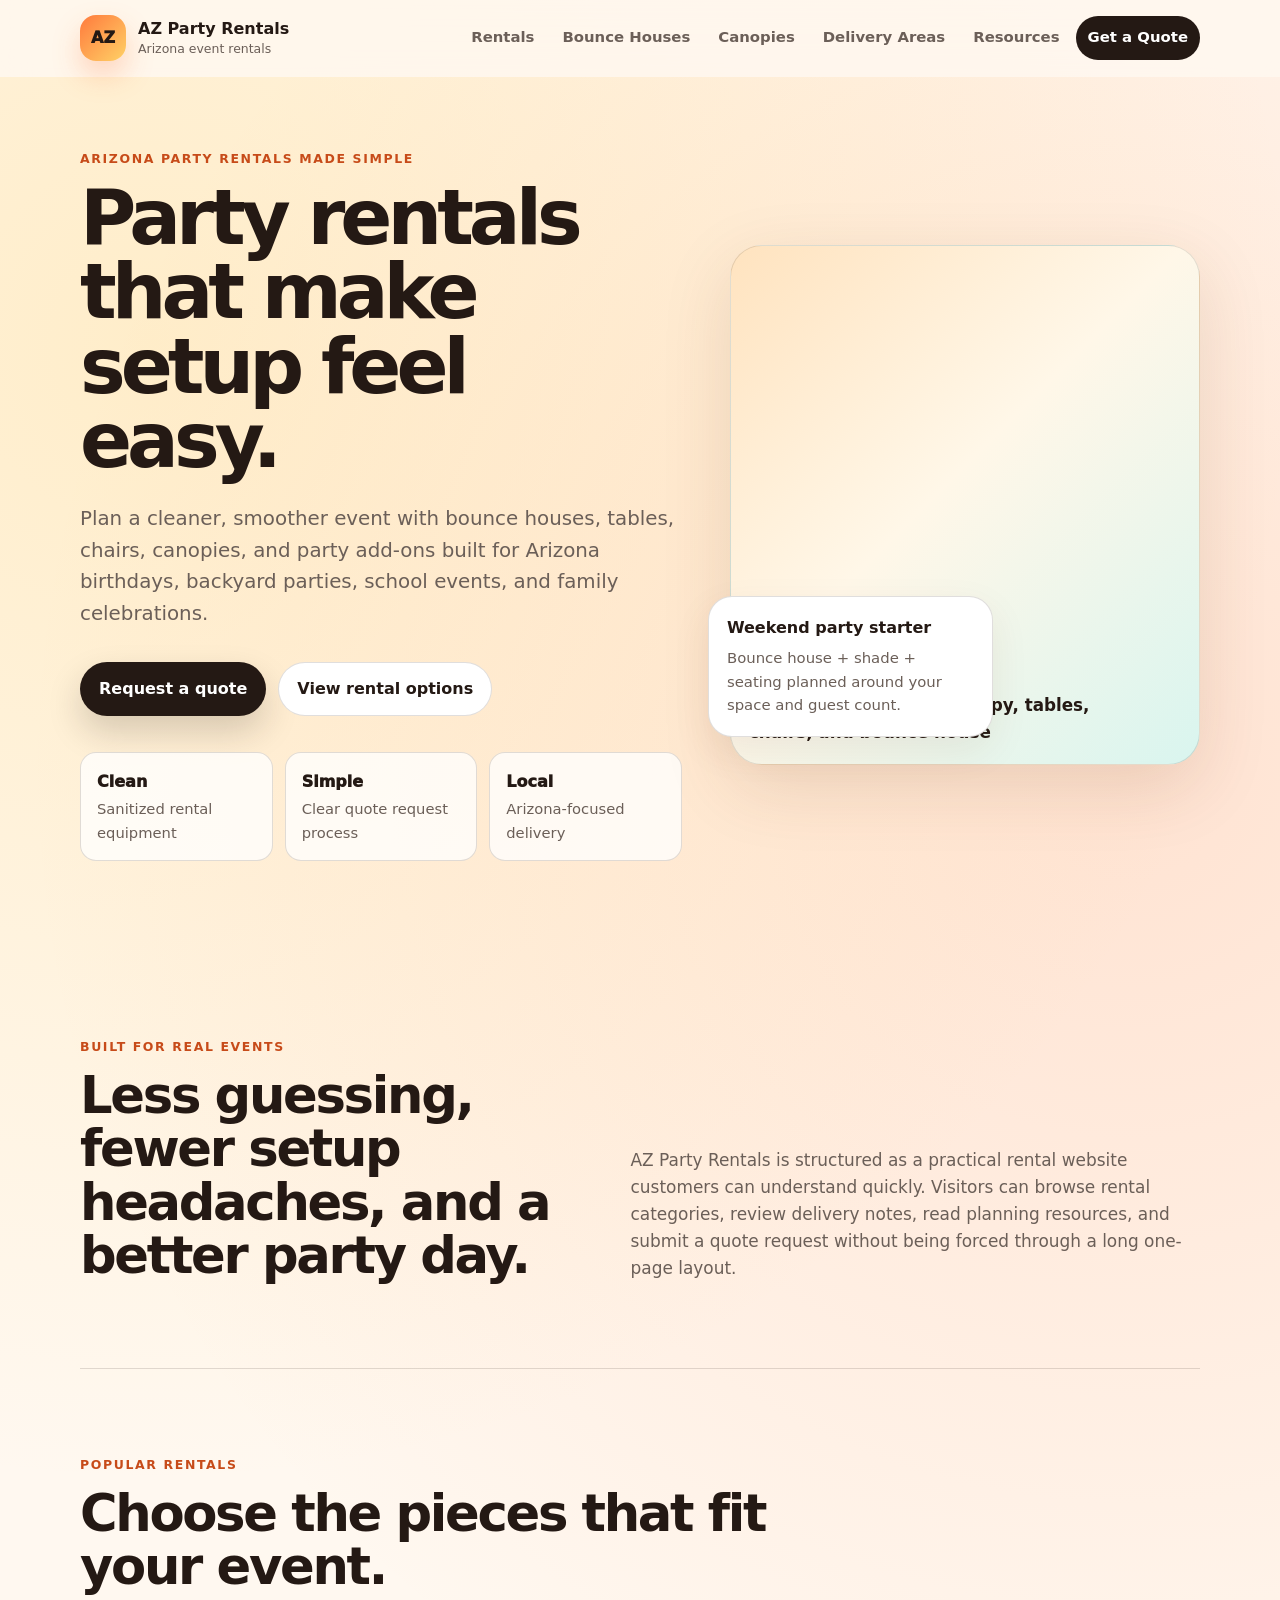
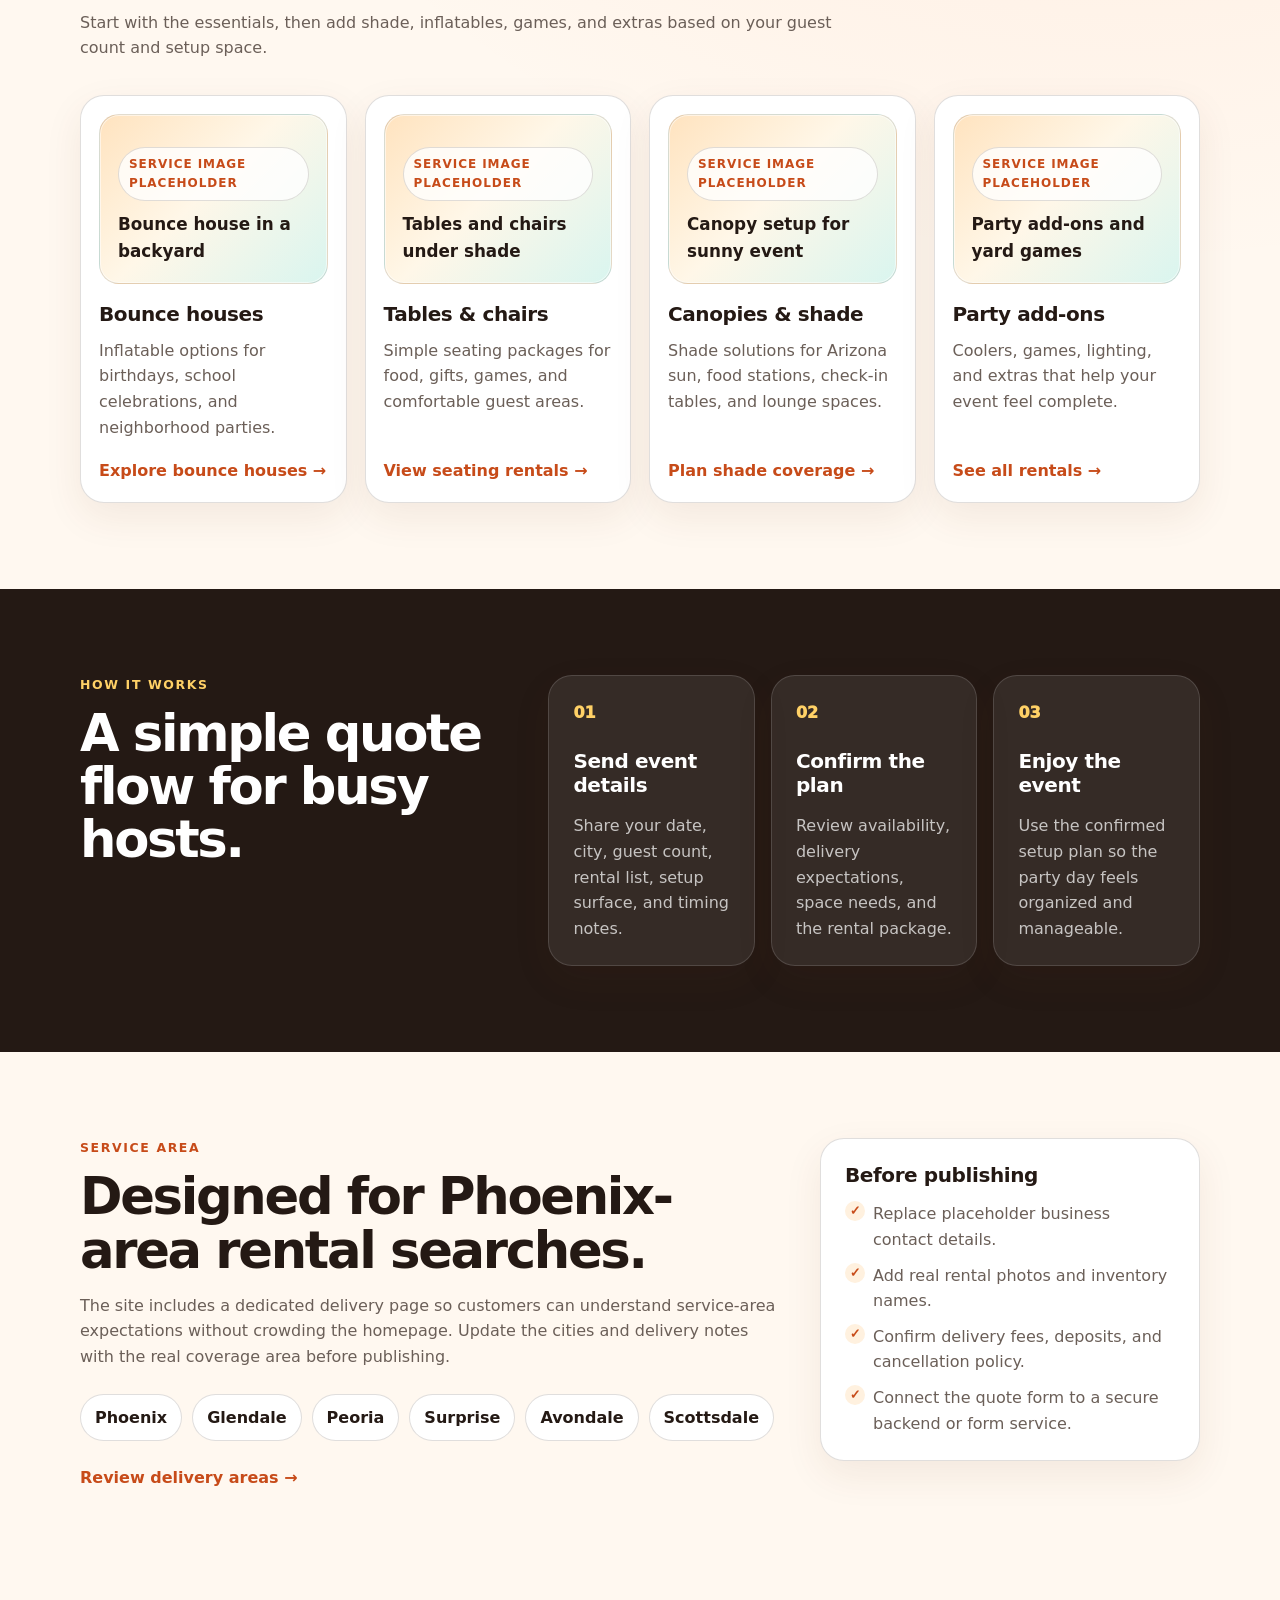
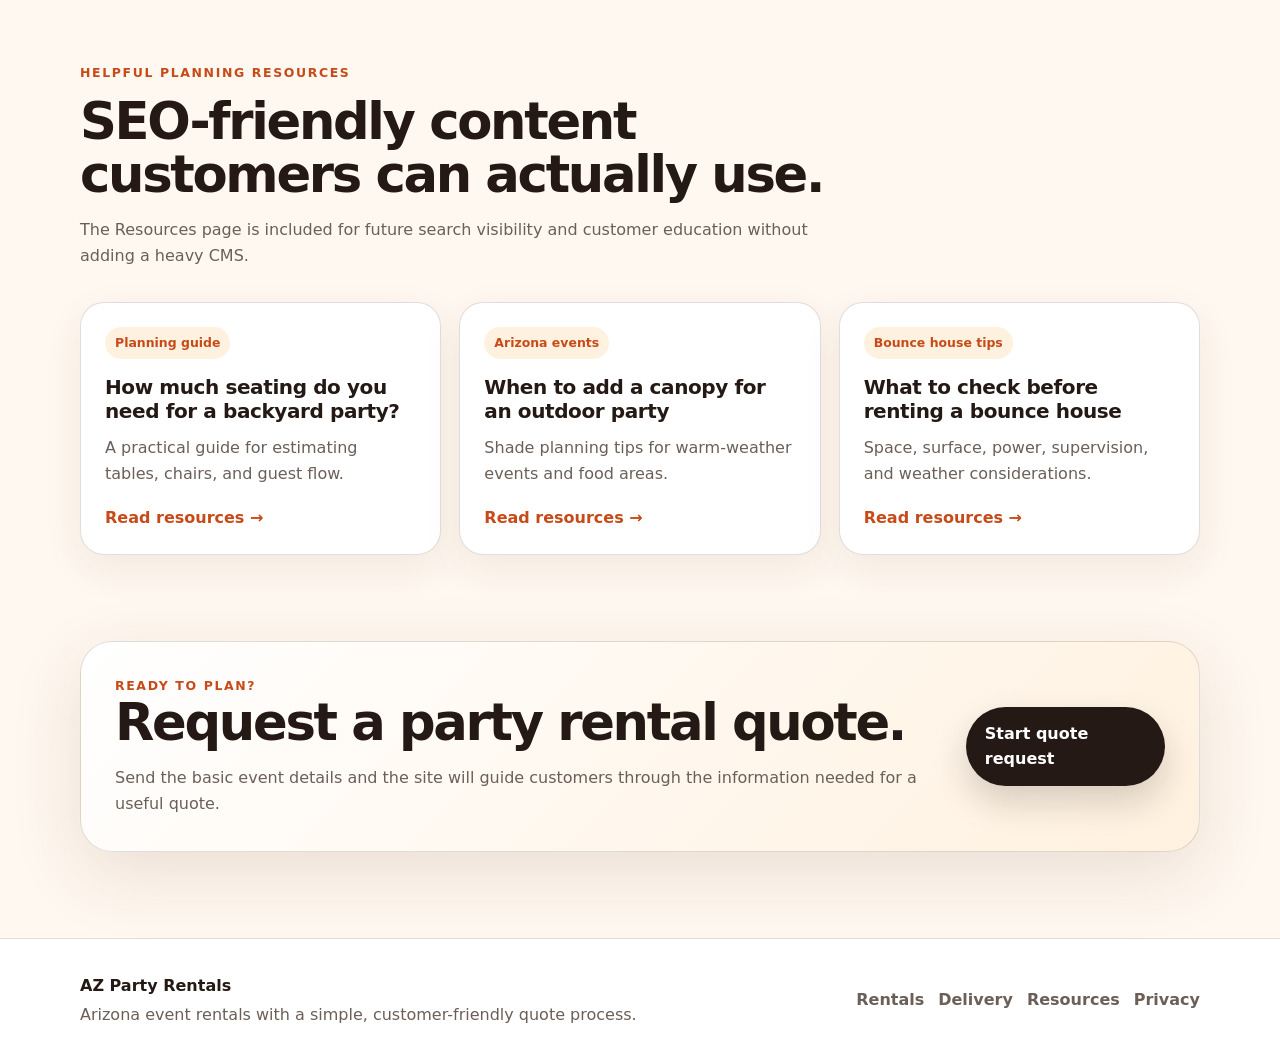
<file: index.html>
<!DOCTYPE html>
<html lang="en">
<head>
  <meta charset="UTF-8" />
  <meta name="viewport" content="width=device-width, initial-scale=1.0" />
  <meta name="description" content="Arizona party rentals for birthdays, backyard parties, school events, and family celebrations. Clean bounce houses, tables, chairs, canopies, and event add-ons with simple quote requests." />
  <meta name="theme-color" content="#ff7a3d" />
  <meta property="og:title" content="AZ Party Rentals | Arizona Party Rentals" />
  <meta property="og:description" content="Clean, reliable party rentals for Arizona backyard parties, birthdays, school events, and local celebrations." />
  <meta property="og:type" content="website" />
  <title>AZ Party Rentals | Arizona Bounce House, Table, Chair & Canopy Rentals</title>
  <link rel="stylesheet" href="assets/css/styles.css" />
</head>
<body>
  <a class="skip-link" href="#main">Skip to content</a>
  <header class="site-header" data-header>
    <nav class="nav shell" aria-label="Main navigation">
      <a class="brand" href="index.html" aria-label="AZ Party Rentals home">
        <span class="brand-mark" aria-hidden="true">AZ</span>
        <span><strong>AZ Party Rentals</strong><small>Arizona event rentals</small></span>
      </a>
      <button class="nav-toggle" type="button" aria-label="Open navigation menu" aria-expanded="false" data-nav-toggle><span></span><span></span><span></span></button>
      <div class="nav-links" data-nav-menu>
        <a href="rentals.html">Rentals</a>
        <a href="bounce-houses.html">Bounce Houses</a>
        <a href="canopies.html">Canopies</a>
        <a href="delivery.html">Delivery Areas</a>
        <a href="blog.html">Resources</a>
        <a class="nav-cta" href="contact.html">Get a Quote</a>
      </div>
    </nav>
  </header>

  <main id="main">
    <section class="hero section">
      <div class="shell hero-grid">
        <div class="hero-copy reveal">
          <p class="eyebrow">Arizona party rentals made simple</p>
          <h1>Party rentals that make setup feel easy.</h1>
          <p class="hero-text">Plan a cleaner, smoother event with bounce houses, tables, chairs, canopies, and party add-ons built for Arizona birthdays, backyard parties, school events, and family celebrations.</p>
          <div class="hero-actions">
            <a class="btn btn-primary" href="contact.html">Request a quote</a>
            <a class="btn btn-secondary" href="rentals.html">View rental options</a>
          </div>
          <dl class="trust-row" aria-label="Service highlights">
            <div><dt>Clean</dt><dd>Sanitized rental equipment</dd></div>
            <div><dt>Simple</dt><dd>Clear quote request process</dd></div>
            <div><dt>Local</dt><dd>Arizona-focused delivery</dd></div>
          </dl>
        </div>
        <aside class="hero-panel reveal" aria-label="Featured party setup placeholder">
          <div class="image-placeholder hero-image">
            <span>Hero image placeholder</span>
            <strong>Backyard party with canopy, tables, chairs, and bounce house</strong>
          </div>
          <div class="mini-card floating-card">
            <strong>Weekend party starter</strong>
            <p>Bounce house + shade + seating planned around your space and guest count.</p>
          </div>
        </aside>
      </div>
    </section>

    <section class="section shell intro-grid reveal">
      <div>
        <p class="eyebrow">Built for real events</p>
        <h2>Less guessing, fewer setup headaches, and a better party day.</h2>
      </div>
      <p>AZ Party Rentals is structured as a practical rental website customers can understand quickly. Visitors can browse rental categories, review delivery notes, read planning resources, and submit a quote request without being forced through a long one-page layout.</p>
    </section>

    <section class="section shell">
      <div class="section-heading reveal">
        <p class="eyebrow">Popular rentals</p>
        <h2>Choose the pieces that fit your event.</h2>
        <p>Start with the essentials, then add shade, inflatables, games, and extras based on your guest count and setup space.</p>
      </div>
      <div class="card-grid four">
        <article class="service-card reveal">
          <div class="image-placeholder card-image"><span>Service image placeholder</span><strong>Bounce house in a backyard</strong></div>
          <h3>Bounce houses</h3>
          <p>Inflatable options for birthdays, school celebrations, and neighborhood parties.</p>
          <a href="bounce-houses.html">Explore bounce houses</a>
        </article>
        <article class="service-card reveal">
          <div class="image-placeholder card-image"><span>Service image placeholder</span><strong>Tables and chairs under shade</strong></div>
          <h3>Tables & chairs</h3>
          <p>Simple seating packages for food, gifts, games, and comfortable guest areas.</p>
          <a href="tables-chairs.html">View seating rentals</a>
        </article>
        <article class="service-card reveal">
          <div class="image-placeholder card-image"><span>Service image placeholder</span><strong>Canopy setup for sunny event</strong></div>
          <h3>Canopies & shade</h3>
          <p>Shade solutions for Arizona sun, food stations, check-in tables, and lounge spaces.</p>
          <a href="canopies.html">Plan shade coverage</a>
        </article>
        <article class="service-card reveal">
          <div class="image-placeholder card-image"><span>Service image placeholder</span><strong>Party add-ons and yard games</strong></div>
          <h3>Party add-ons</h3>
          <p>Coolers, games, lighting, and extras that help your event feel complete.</p>
          <a href="rentals.html">See all rentals</a>
        </article>
      </div>
    </section>

    <section class="section dark-band">
      <div class="shell process-grid">
        <div class="section-heading reveal">
          <p class="eyebrow">How it works</p>
          <h2>A simple quote flow for busy hosts.</h2>
        </div>
        <div class="steps">
          <article class="step reveal"><span>01</span><h3>Send event details</h3><p>Share your date, city, guest count, rental list, setup surface, and timing notes.</p></article>
          <article class="step reveal"><span>02</span><h3>Confirm the plan</h3><p>Review availability, delivery expectations, space needs, and the rental package.</p></article>
          <article class="step reveal"><span>03</span><h3>Enjoy the event</h3><p>Use the confirmed setup plan so the party day feels organized and manageable.</p></article>
        </div>
      </div>
    </section>

    <section class="section shell split-section">
      <div class="reveal">
        <p class="eyebrow">Service area</p>
        <h2>Designed for Phoenix-area rental searches.</h2>
        <p>The site includes a dedicated delivery page so customers can understand service-area expectations without crowding the homepage. Update the cities and delivery notes with the real coverage area before publishing.</p>
        <div class="tag-row" aria-label="Example service cities"><span>Phoenix</span><span>Glendale</span><span>Peoria</span><span>Surprise</span><span>Avondale</span><span>Scottsdale</span></div>
        <a class="text-link" href="delivery.html">Review delivery areas</a>
      </div>
      <aside class="note-card reveal">
        <h3>Before publishing</h3>
        <ul class="check-list">
          <li>Replace placeholder business contact details.</li>
          <li>Add real rental photos and inventory names.</li>
          <li>Confirm delivery fees, deposits, and cancellation policy.</li>
          <li>Connect the quote form to a secure backend or form service.</li>
        </ul>
      </aside>
    </section>

    <section class="section shell">
      <div class="section-heading reveal">
        <p class="eyebrow">Helpful planning resources</p>
        <h2>SEO-friendly content customers can actually use.</h2>
        <p>The Resources page is included for future search visibility and customer education without adding a heavy CMS.</p>
      </div>
      <div class="article-grid">
        <article class="article-card reveal"><span>Planning guide</span><h3>How much seating do you need for a backyard party?</h3><p>A practical guide for estimating tables, chairs, and guest flow.</p><a href="blog.html">Read resources</a></article>
        <article class="article-card reveal"><span>Arizona events</span><h3>When to add a canopy for an outdoor party</h3><p>Shade planning tips for warm-weather events and food areas.</p><a href="blog.html">Read resources</a></article>
        <article class="article-card reveal"><span>Bounce house tips</span><h3>What to check before renting a bounce house</h3><p>Space, surface, power, supervision, and weather considerations.</p><a href="blog.html">Read resources</a></article>
      </div>
    </section>

    <section class="section cta-section">
      <div class="shell cta-card reveal">
        <div>
          <p class="eyebrow">Ready to plan?</p>
          <h2>Request a party rental quote.</h2>
          <p>Send the basic event details and the site will guide customers through the information needed for a useful quote.</p>
        </div>
        <a class="btn btn-primary" href="contact.html">Start quote request</a>
      </div>
    </section>
  </main>

  <footer class="site-footer">
    <div class="shell footer-grid">
      <div><strong>AZ Party Rentals</strong><p>Arizona event rentals with a simple, customer-friendly quote process.</p></div>
      <div class="footer-links"><a href="rentals.html">Rentals</a><a href="delivery.html">Delivery</a><a href="blog.html">Resources</a><a href="privacy.html">Privacy</a></div>
    </div>
  </footer>
  <script src="assets/js/main.js" defer></script>
</body>
</html>
</file>
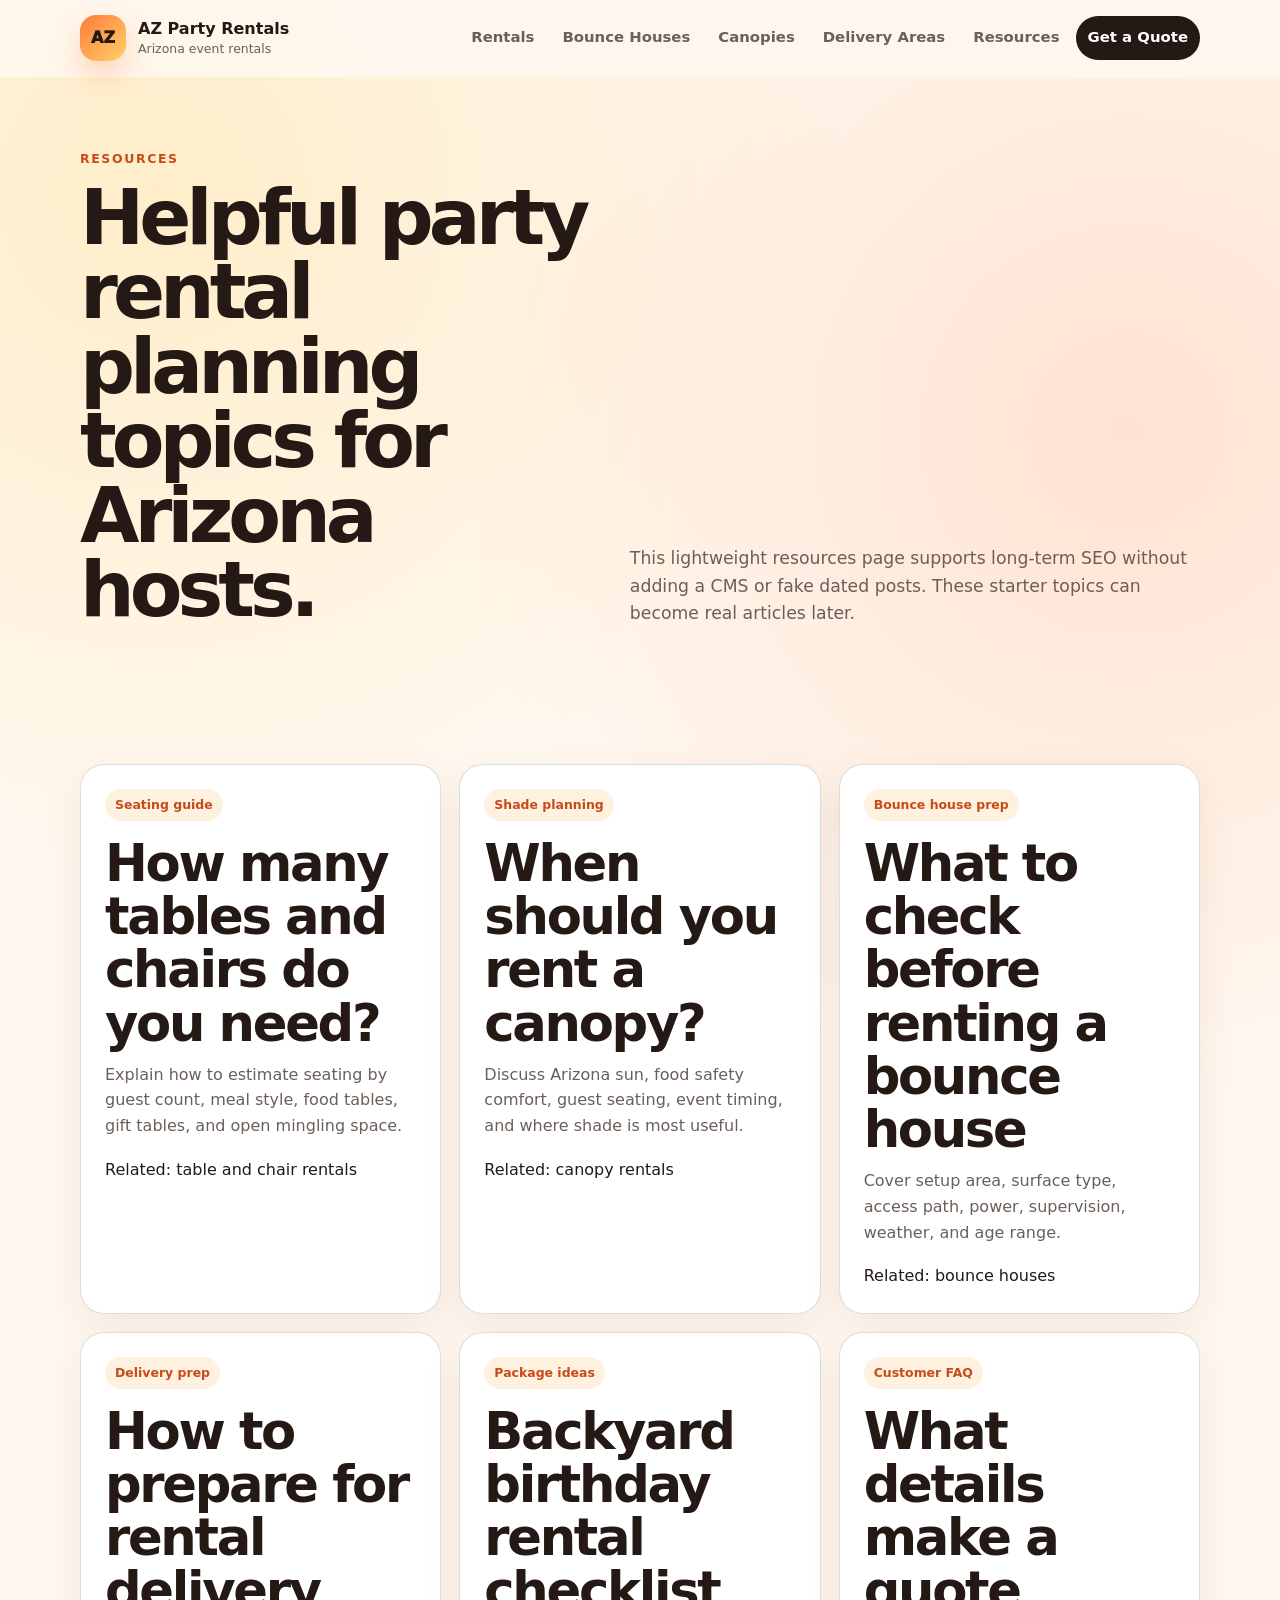
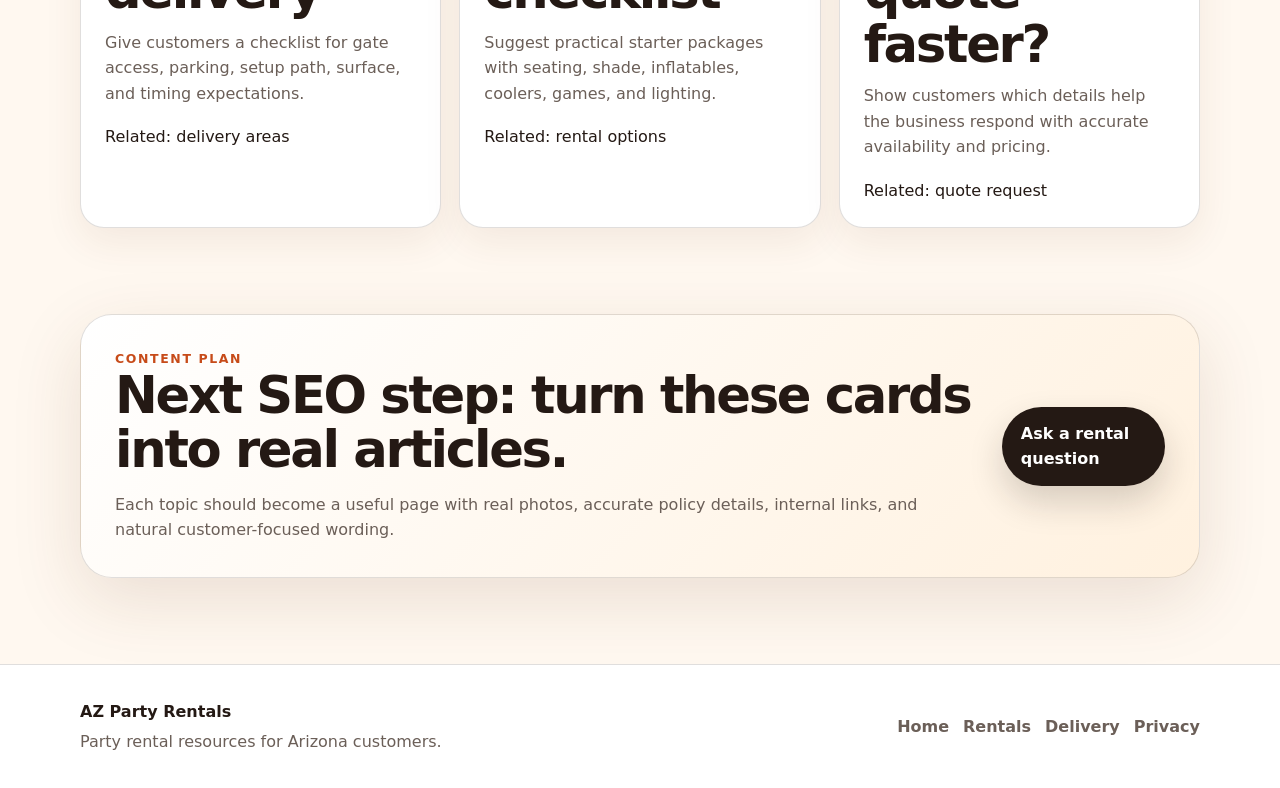
<file: blog.html>
<!DOCTYPE html>
<html lang="en">
<head>
  <meta charset="UTF-8" />
  <meta name="viewport" content="width=device-width, initial-scale=1.0" />
  <meta name="description" content="Party rental planning resources for Arizona hosts, including seating, shade, bounce house setup, delivery prep, and event rental tips." />
  <title>Party Rental Resources | AZ Party Rentals</title>
  <link rel="stylesheet" href="assets/css/styles.css" />
</head>
<body>
  <a class="skip-link" href="#main">Skip to content</a>
  <header class="site-header" data-header><nav class="nav shell" aria-label="Main navigation"><a class="brand" href="index.html"><span class="brand-mark">AZ</span><span><strong>AZ Party Rentals</strong><small>Arizona event rentals</small></span></a><button class="nav-toggle" type="button" aria-label="Open navigation menu" aria-expanded="false" data-nav-toggle><span></span><span></span><span></span></button><div class="nav-links" data-nav-menu><a href="rentals.html">Rentals</a><a href="bounce-houses.html">Bounce Houses</a><a href="canopies.html">Canopies</a><a href="delivery.html">Delivery Areas</a><a href="blog.html">Resources</a><a class="nav-cta" href="contact.html">Get a Quote</a></div></nav></header>
  <main id="main">
    <section class="page-hero"><div class="shell"><div class="reveal"><p class="eyebrow">Resources</p><h1>Helpful party rental planning topics for Arizona hosts.</h1></div><p class="reveal">This lightweight resources page supports long-term SEO without adding a CMS or fake dated posts. These starter topics can become real articles later.</p></div></section>
    <section class="section shell">
      <div class="article-grid">
        <article class="resource-card reveal"><span>Seating guide</span><h2>How many tables and chairs do you need?</h2><p>Explain how to estimate seating by guest count, meal style, food tables, gift tables, and open mingling space.</p><a href="tables-chairs.html">Related: table and chair rentals</a></article>
        <article class="resource-card reveal"><span>Shade planning</span><h2>When should you rent a canopy?</h2><p>Discuss Arizona sun, food safety comfort, guest seating, event timing, and where shade is most useful.</p><a href="canopies.html">Related: canopy rentals</a></article>
        <article class="resource-card reveal"><span>Bounce house prep</span><h2>What to check before renting a bounce house</h2><p>Cover setup area, surface type, access path, power, supervision, weather, and age range.</p><a href="bounce-houses.html">Related: bounce houses</a></article>
        <article class="resource-card reveal"><span>Delivery prep</span><h2>How to prepare for rental delivery</h2><p>Give customers a checklist for gate access, parking, setup path, surface, and timing expectations.</p><a href="delivery.html">Related: delivery areas</a></article>
        <article class="resource-card reveal"><span>Package ideas</span><h2>Backyard birthday rental checklist</h2><p>Suggest practical starter packages with seating, shade, inflatables, coolers, games, and lighting.</p><a href="rentals.html">Related: rental options</a></article>
        <article class="resource-card reveal"><span>Customer FAQ</span><h2>What details make a quote faster?</h2><p>Show customers which details help the business respond with accurate availability and pricing.</p><a href="contact.html">Related: quote request</a></article>
      </div>
    </section>
    <section class="section cta-section"><div class="shell cta-card reveal"><div><p class="eyebrow">Content plan</p><h2>Next SEO step: turn these cards into real articles.</h2><p>Each topic should become a useful page with real photos, accurate policy details, internal links, and natural customer-focused wording.</p></div><a class="btn btn-primary" href="contact.html">Ask a rental question</a></div></section>
  </main>
  <footer class="site-footer"><div class="shell footer-grid"><div><strong>AZ Party Rentals</strong><p>Party rental resources for Arizona customers.</p></div><div class="footer-links"><a href="index.html">Home</a><a href="rentals.html">Rentals</a><a href="delivery.html">Delivery</a><a href="privacy.html">Privacy</a></div></div></footer>
  <script src="assets/js/main.js" defer></script>
</body>
</html>
</file>
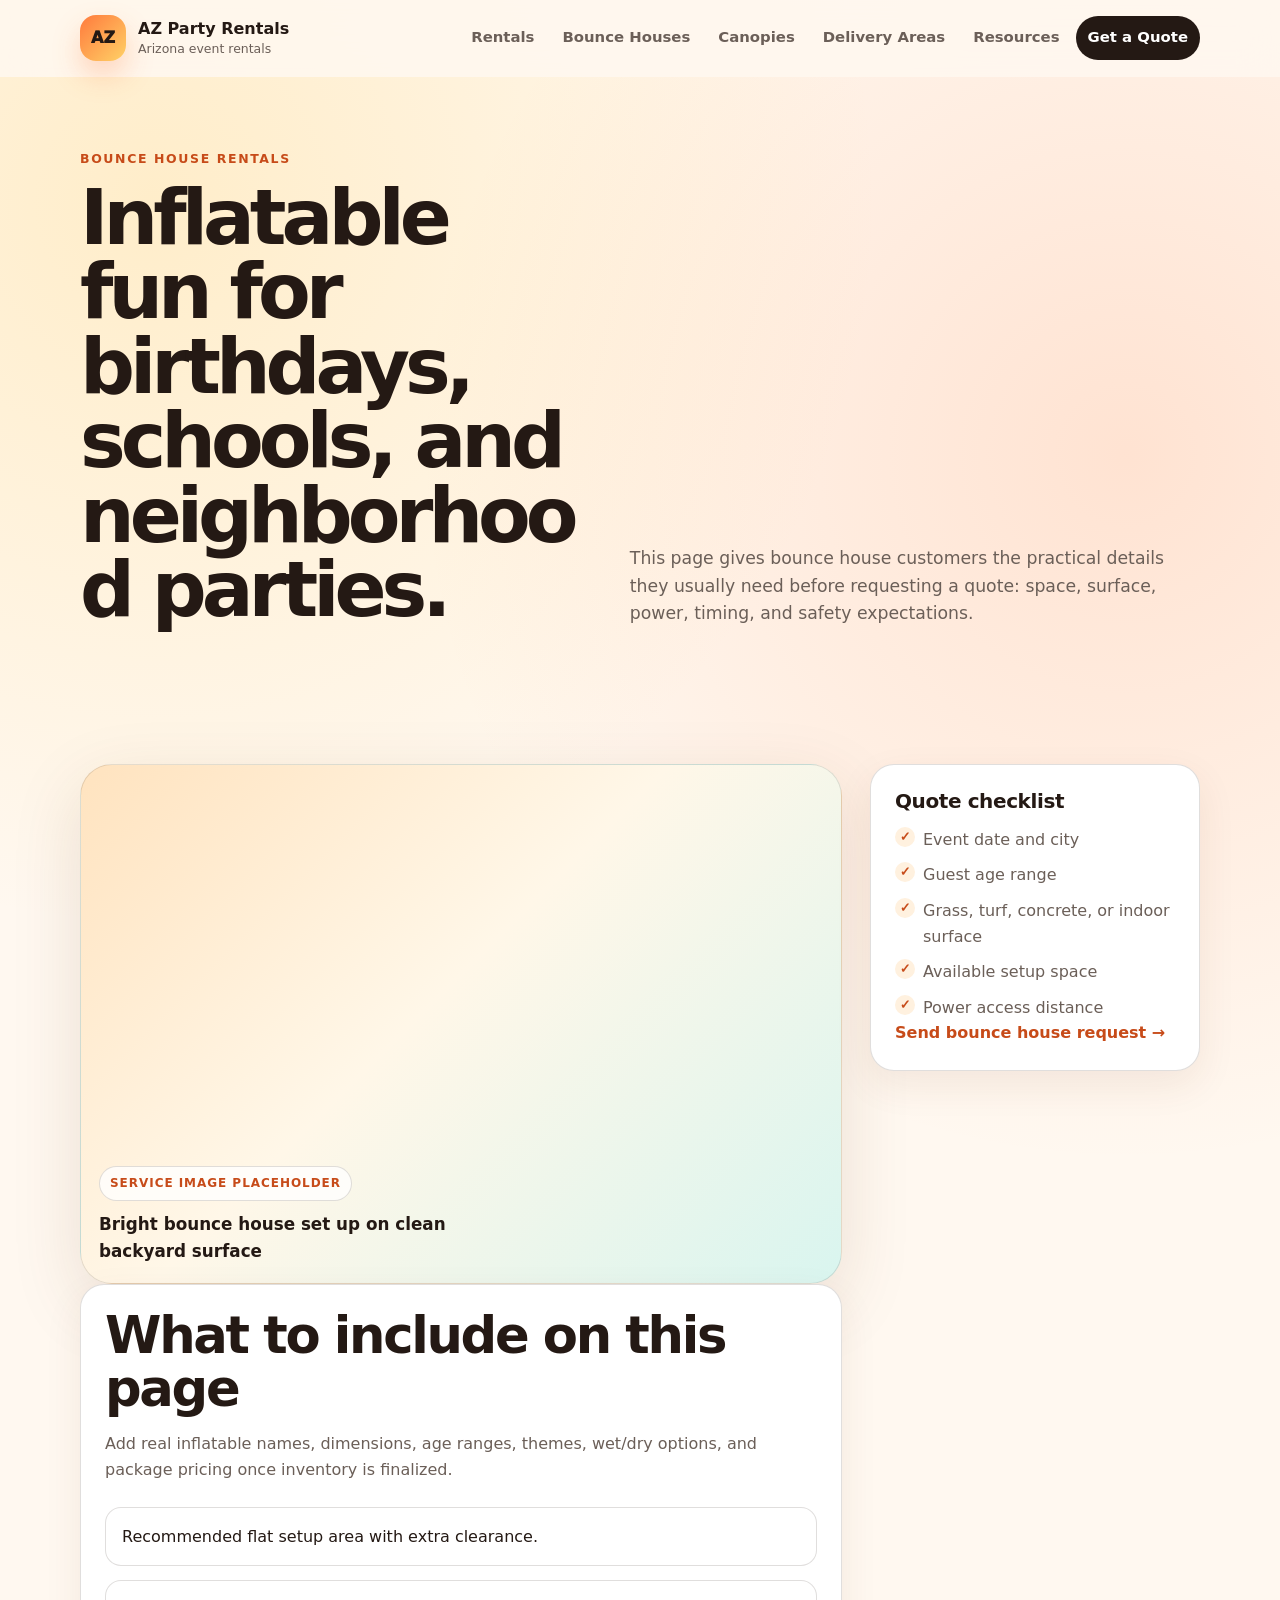
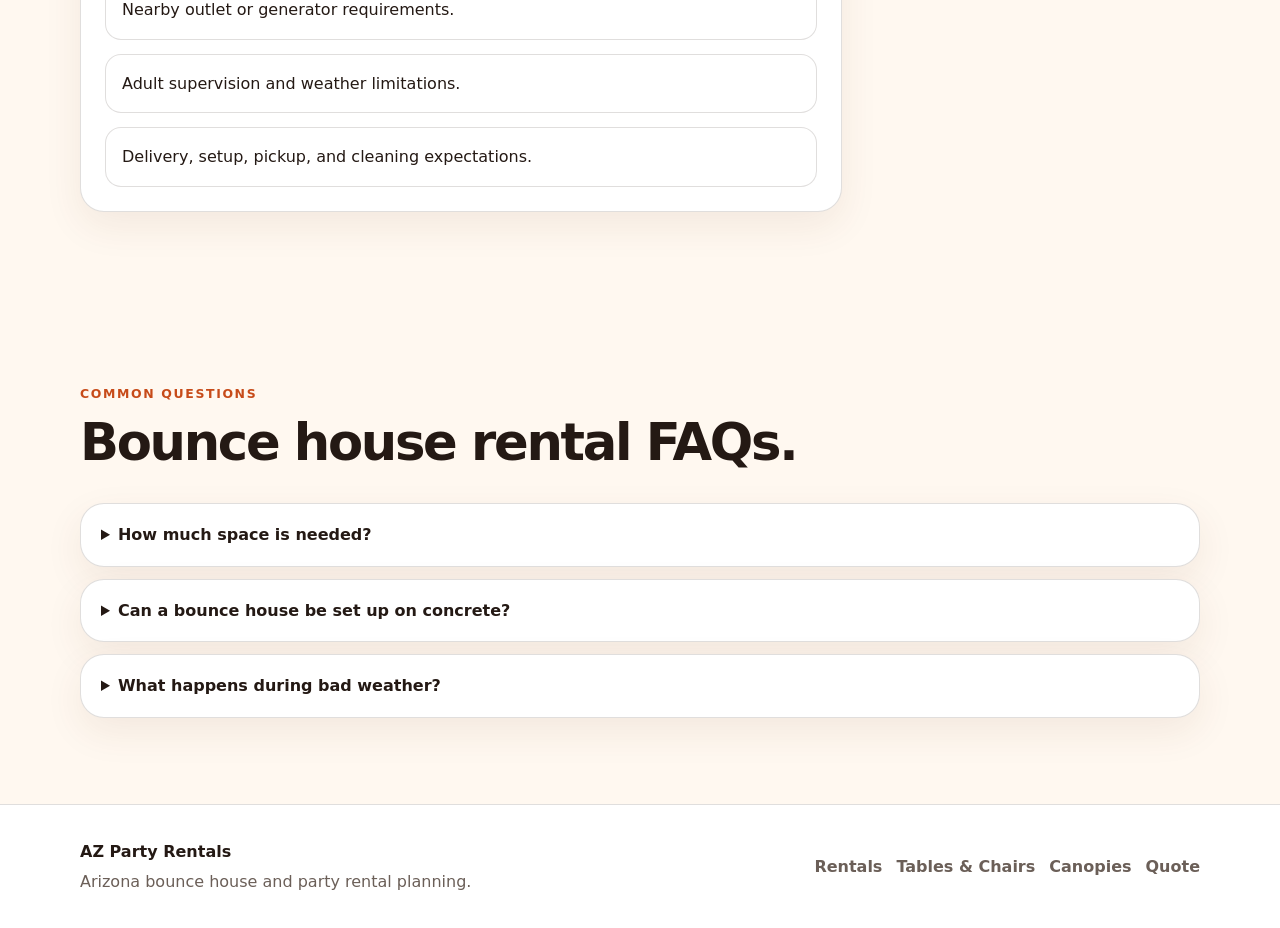
<file: bounce-houses.html>
<!DOCTYPE html>
<html lang="en">
<head>
  <meta charset="UTF-8" />
  <meta name="viewport" content="width=device-width, initial-scale=1.0" />
  <meta name="description" content="Bounce house rentals for Arizona birthday parties, school events, and backyard celebrations with setup notes, space planning, and quote guidance." />
  <title>Bounce House Rentals in Arizona | AZ Party Rentals</title>
  <link rel="stylesheet" href="assets/css/styles.css" />
</head>
<body>
  <a class="skip-link" href="#main">Skip to content</a>
  <header class="site-header" data-header><nav class="nav shell" aria-label="Main navigation"><a class="brand" href="index.html"><span class="brand-mark">AZ</span><span><strong>AZ Party Rentals</strong><small>Arizona event rentals</small></span></a><button class="nav-toggle" type="button" aria-label="Open navigation menu" aria-expanded="false" data-nav-toggle><span></span><span></span><span></span></button><div class="nav-links" data-nav-menu><a href="rentals.html">Rentals</a><a href="bounce-houses.html">Bounce Houses</a><a href="canopies.html">Canopies</a><a href="delivery.html">Delivery Areas</a><a href="blog.html">Resources</a><a class="nav-cta" href="contact.html">Get a Quote</a></div></nav></header>
  <main id="main">
    <section class="page-hero"><div class="shell"><div class="reveal"><p class="eyebrow">Bounce house rentals</p><h1>Inflatable fun for birthdays, schools, and neighborhood parties.</h1></div><p class="reveal">This page gives bounce house customers the practical details they usually need before requesting a quote: space, surface, power, timing, and safety expectations.</p></div></section>
    <section class="section shell content-grid">
      <div>
        <div class="image-placeholder hero-image reveal"><span>Service image placeholder</span><strong>Bright bounce house set up on clean backyard surface</strong></div>
        <div class="info-card reveal"><h2>What to include on this page</h2><p>Add real inflatable names, dimensions, age ranges, themes, wet/dry options, and package pricing once inventory is finalized.</p><ul class="feature-list"><li>Recommended flat setup area with extra clearance.</li><li>Nearby outlet or generator requirements.</li><li>Adult supervision and weather limitations.</li><li>Delivery, setup, pickup, and cleaning expectations.</li></ul></div>
      </div>
      <aside class="note-card reveal"><h3>Quote checklist</h3><ul class="check-list"><li>Event date and city</li><li>Guest age range</li><li>Grass, turf, concrete, or indoor surface</li><li>Available setup space</li><li>Power access distance</li></ul><a class="text-link" href="contact.html">Send bounce house request</a></aside>
    </section>
    <section class="section shell"><div class="section-heading reveal"><p class="eyebrow">Common questions</p><h2>Bounce house rental FAQs.</h2></div><div class="faq-list"><details class="reveal"><summary>How much space is needed?</summary><p>Customers should provide the available setup length, width, and height. Add the real clearance requirements for each inflatable once inventory is added.</p></details><details class="reveal"><summary>Can a bounce house be set up on concrete?</summary><p>Some rentals may allow hard-surface setup with proper anchoring. Confirm the real company policy before publishing.</p></details><details class="reveal"><summary>What happens during bad weather?</summary><p>Use this area to explain your real wind, rain, heat, cancellation, and rescheduling policy.</p></details></div></section>
  </main>
  <footer class="site-footer"><div class="shell footer-grid"><div><strong>AZ Party Rentals</strong><p>Arizona bounce house and party rental planning.</p></div><div class="footer-links"><a href="rentals.html">Rentals</a><a href="tables-chairs.html">Tables & Chairs</a><a href="canopies.html">Canopies</a><a href="contact.html">Quote</a></div></div></footer>
  <script src="assets/js/main.js" defer></script>
</body>
</html>
</file>
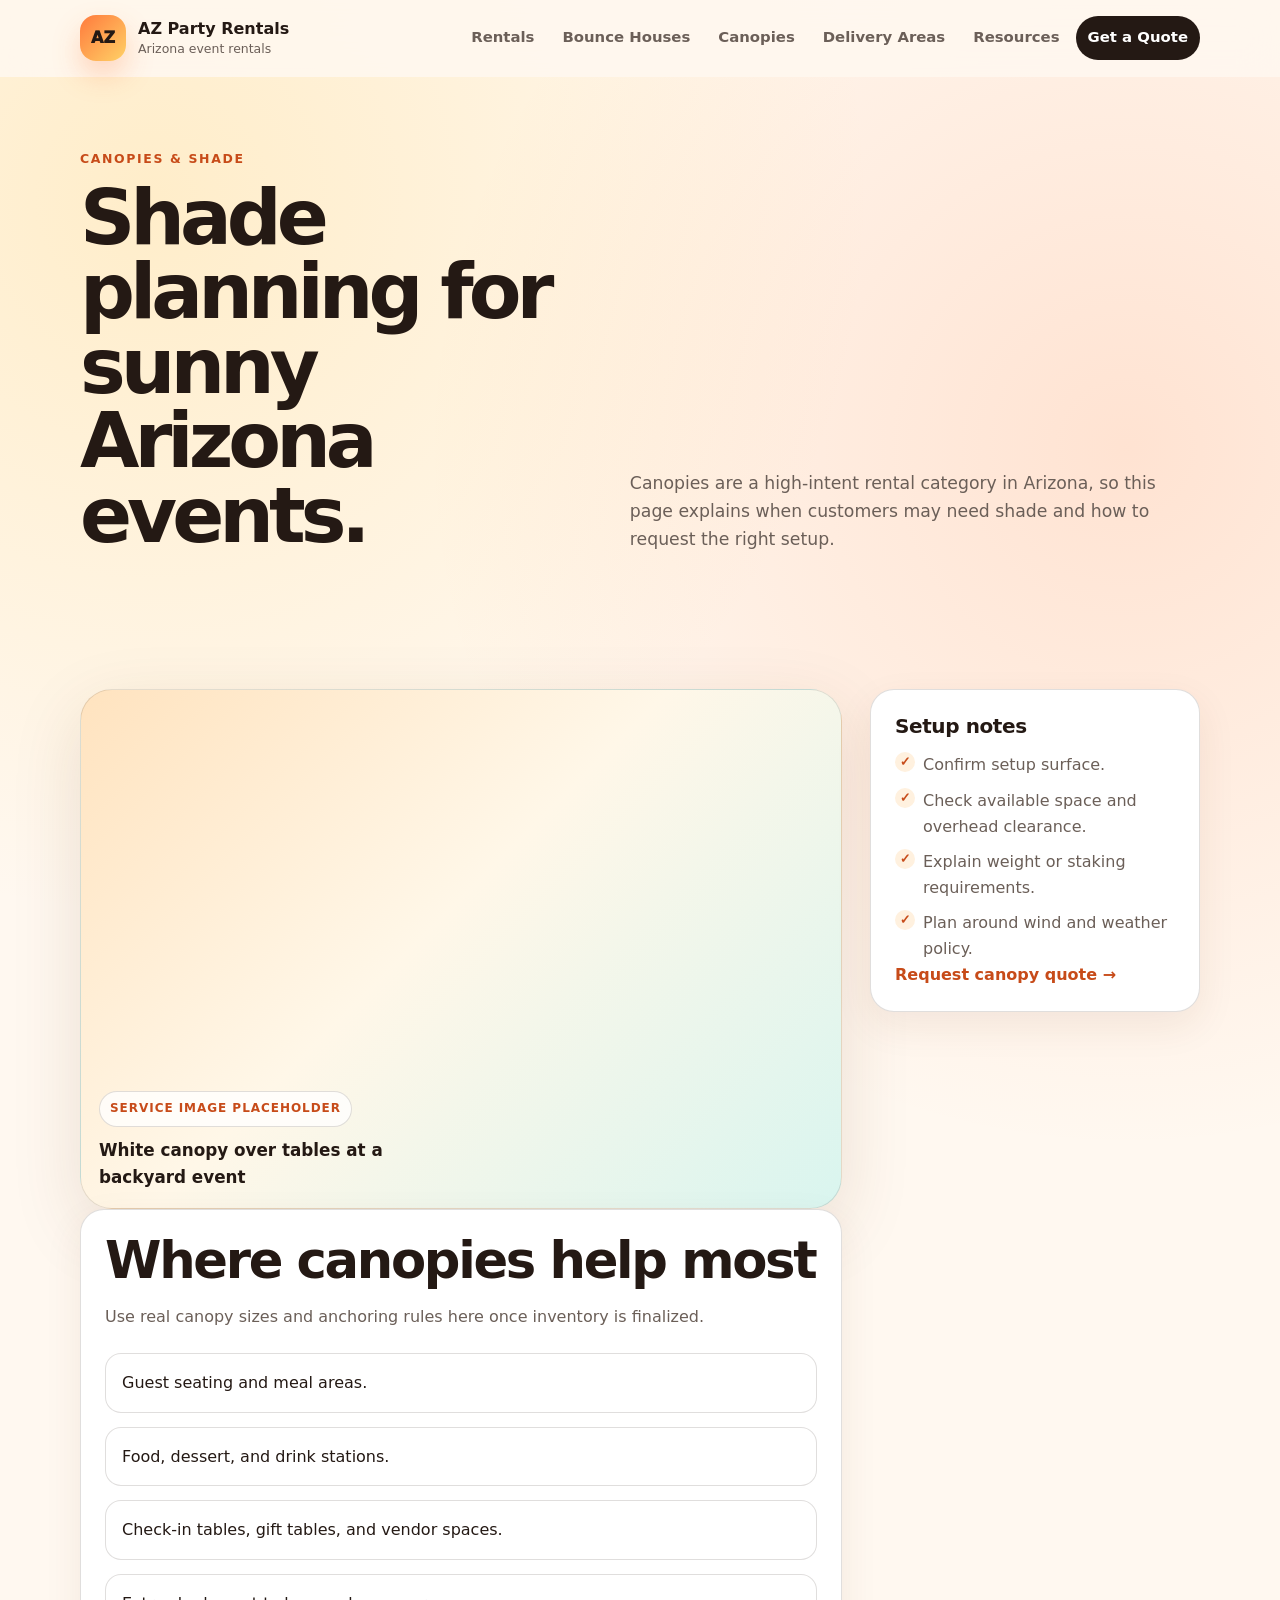
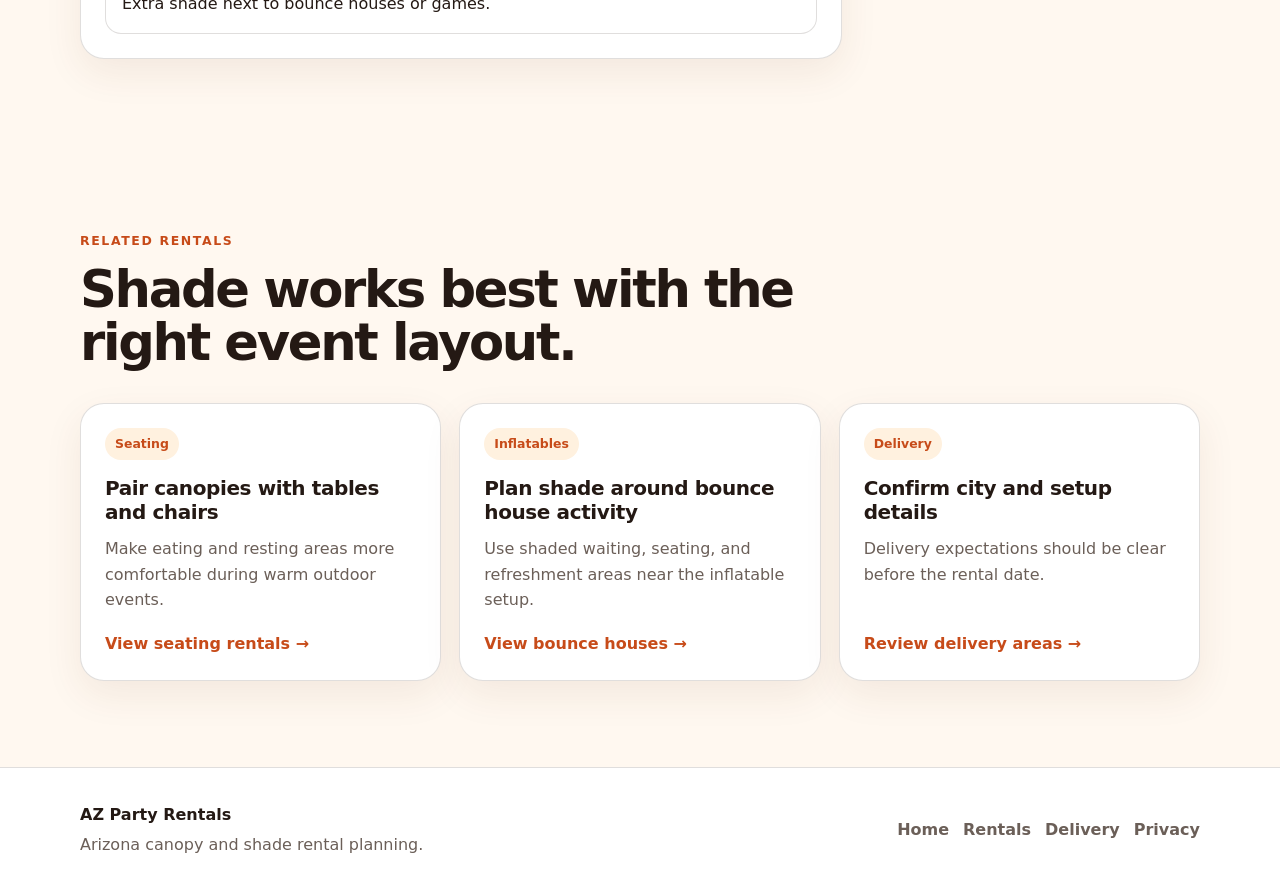
<file: canopies.html>
<!DOCTYPE html>
<html lang="en">
<head>
  <meta charset="UTF-8" />
  <meta name="viewport" content="width=device-width, initial-scale=1.0" />
  <meta name="description" content="Canopy and shade rentals for Arizona outdoor parties, food stations, seating areas, and local celebrations with setup and delivery guidance." />
  <title>Canopy and Shade Rentals in Arizona | AZ Party Rentals</title>
  <link rel="stylesheet" href="assets/css/styles.css" />
</head>
<body>
  <a class="skip-link" href="#main">Skip to content</a>
  <header class="site-header" data-header><nav class="nav shell" aria-label="Main navigation"><a class="brand" href="index.html"><span class="brand-mark">AZ</span><span><strong>AZ Party Rentals</strong><small>Arizona event rentals</small></span></a><button class="nav-toggle" type="button" aria-label="Open navigation menu" aria-expanded="false" data-nav-toggle><span></span><span></span><span></span></button><div class="nav-links" data-nav-menu><a href="rentals.html">Rentals</a><a href="bounce-houses.html">Bounce Houses</a><a href="canopies.html">Canopies</a><a href="delivery.html">Delivery Areas</a><a href="blog.html">Resources</a><a class="nav-cta" href="contact.html">Get a Quote</a></div></nav></header>
  <main id="main">
    <section class="page-hero"><div class="shell"><div class="reveal"><p class="eyebrow">Canopies & shade</p><h1>Shade planning for sunny Arizona events.</h1></div><p class="reveal">Canopies are a high-intent rental category in Arizona, so this page explains when customers may need shade and how to request the right setup.</p></div></section>
    <section class="section shell content-grid"><div><div class="image-placeholder hero-image reveal"><span>Service image placeholder</span><strong>White canopy over tables at a backyard event</strong></div><div class="info-card reveal"><h2>Where canopies help most</h2><p>Use real canopy sizes and anchoring rules here once inventory is finalized.</p><ul class="feature-list"><li>Guest seating and meal areas.</li><li>Food, dessert, and drink stations.</li><li>Check-in tables, gift tables, and vendor spaces.</li><li>Extra shade next to bounce houses or games.</li></ul></div></div><aside class="note-card reveal"><h3>Setup notes</h3><ul class="check-list"><li>Confirm setup surface.</li><li>Check available space and overhead clearance.</li><li>Explain weight or staking requirements.</li><li>Plan around wind and weather policy.</li></ul><a class="text-link" href="contact.html">Request canopy quote</a></aside></section>
    <section class="section shell"><div class="section-heading reveal"><p class="eyebrow">Related rentals</p><h2>Shade works best with the right event layout.</h2></div><div class="article-grid"><article class="article-card reveal"><span>Seating</span><h3>Pair canopies with tables and chairs</h3><p>Make eating and resting areas more comfortable during warm outdoor events.</p><a href="tables-chairs.html">View seating rentals</a></article><article class="article-card reveal"><span>Inflatables</span><h3>Plan shade around bounce house activity</h3><p>Use shaded waiting, seating, and refreshment areas near the inflatable setup.</p><a href="bounce-houses.html">View bounce houses</a></article><article class="article-card reveal"><span>Delivery</span><h3>Confirm city and setup details</h3><p>Delivery expectations should be clear before the rental date.</p><a href="delivery.html">Review delivery areas</a></article></div></section>
  </main>
  <footer class="site-footer"><div class="shell footer-grid"><div><strong>AZ Party Rentals</strong><p>Arizona canopy and shade rental planning.</p></div><div class="footer-links"><a href="index.html">Home</a><a href="rentals.html">Rentals</a><a href="delivery.html">Delivery</a><a href="privacy.html">Privacy</a></div></div></footer>
  <script src="assets/js/main.js" defer></script>
</body>
</html>
</file>
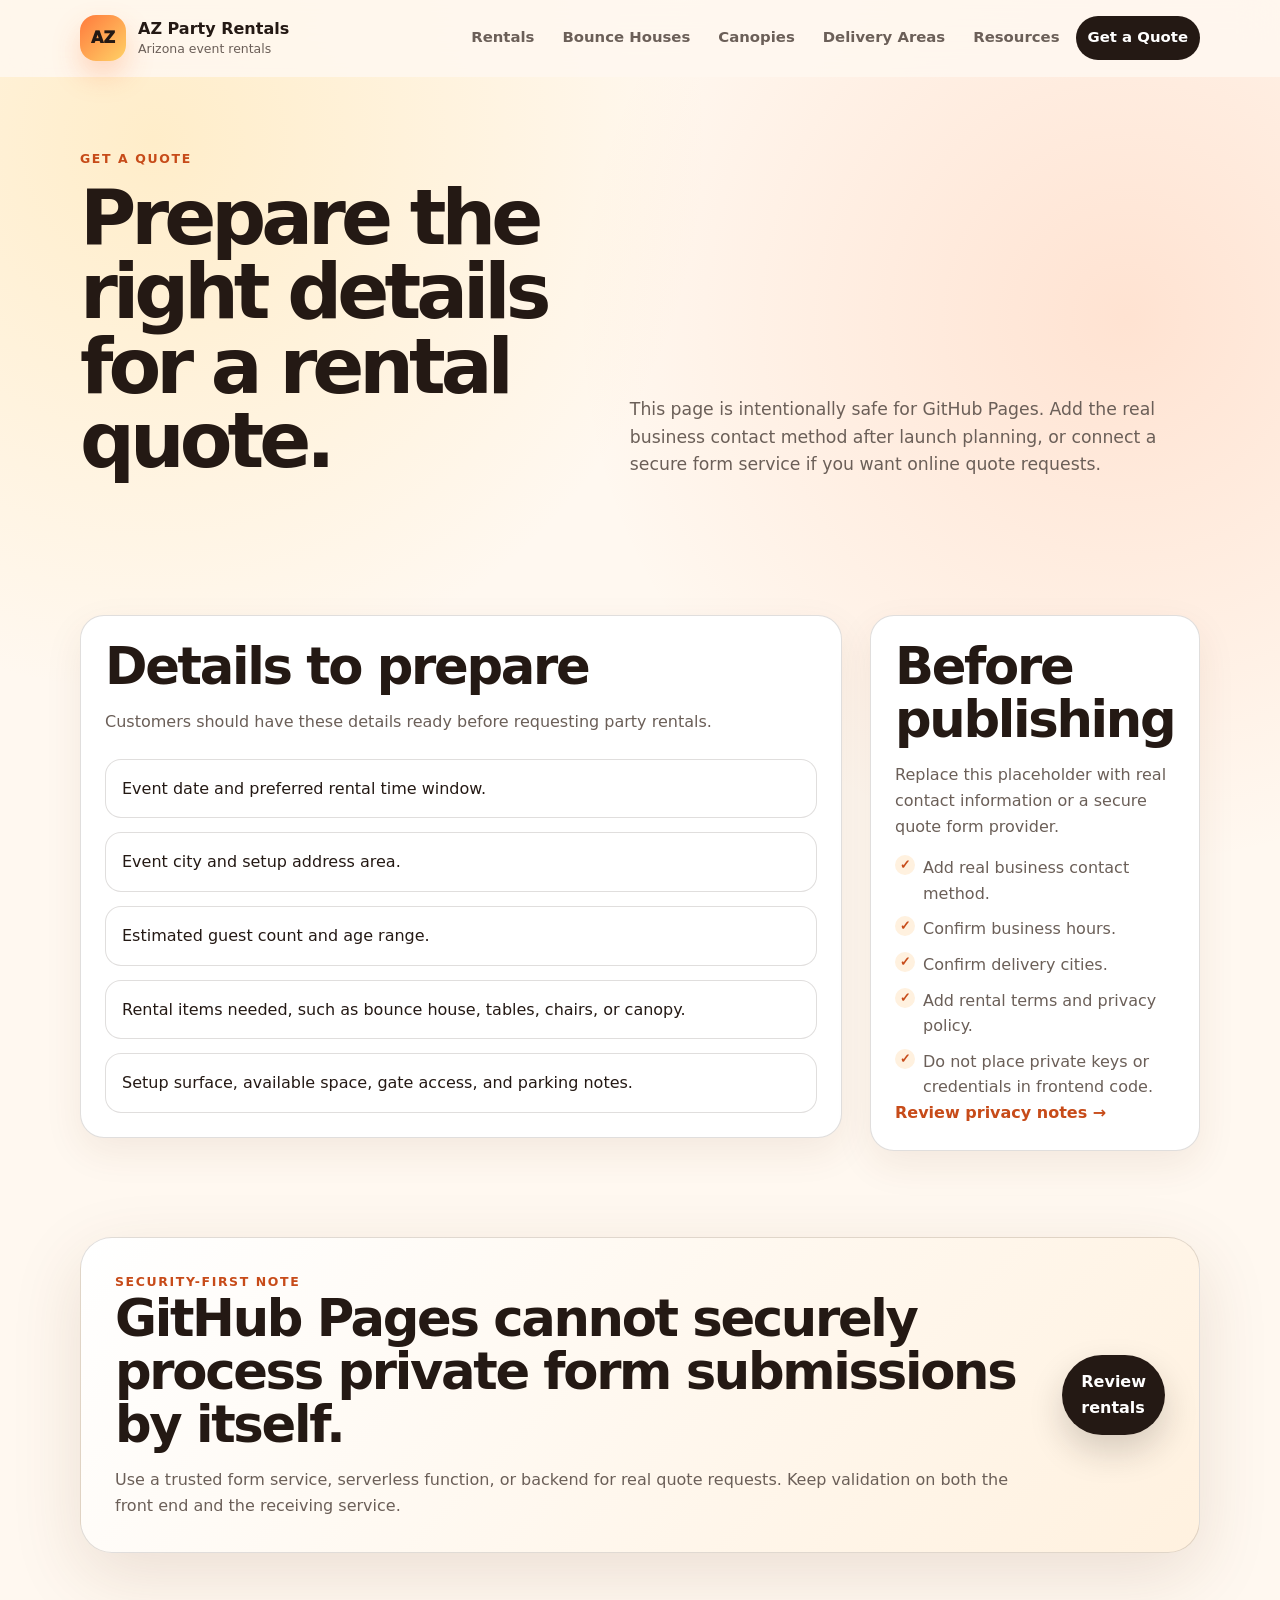
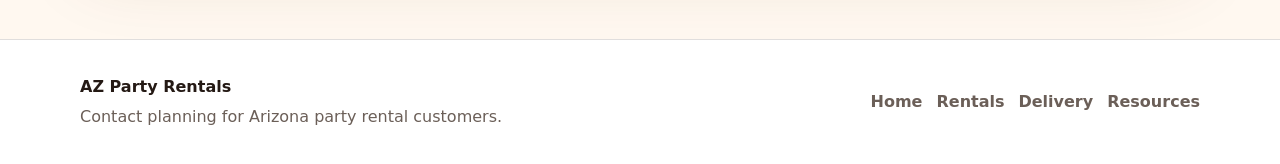
<file: contact.html>
<!DOCTYPE html>
<html lang="en">
<head>
  <meta charset="UTF-8" />
  <meta name="viewport" content="width=device-width, initial-scale=1.0" />
  <meta name="description" content="Contact planning page for Arizona party rental quote requests, including the event details customers should prepare before asking about rentals." />
  <title>Contact and Quote Planning | AZ Party Rentals</title>
  <link rel="stylesheet" href="assets/css/styles.css" />
</head>
<body>
  <a class="skip-link" href="#main">Skip to content</a>
  <header class="site-header" data-header><nav class="nav shell" aria-label="Main navigation"><a class="brand" href="index.html"><span class="brand-mark">AZ</span><span><strong>AZ Party Rentals</strong><small>Arizona event rentals</small></span></a><button class="nav-toggle" type="button" aria-label="Open navigation menu" aria-expanded="false" data-nav-toggle><span></span><span></span><span></span></button><div class="nav-links" data-nav-menu><a href="rentals.html">Rentals</a><a href="bounce-houses.html">Bounce Houses</a><a href="canopies.html">Canopies</a><a href="delivery.html">Delivery Areas</a><a href="blog.html">Resources</a><a class="nav-cta" href="contact.html">Get a Quote</a></div></nav></header>
  <main id="main">
    <section class="page-hero"><div class="shell"><div class="reveal"><p class="eyebrow">Get a quote</p><h1>Prepare the right details for a rental quote.</h1></div><p class="reveal">This page is intentionally safe for GitHub Pages. Add the real business contact method after launch planning, or connect a secure form service if you want online quote requests.</p></div></section>
    <section class="section shell content-grid">
      <div class="info-card reveal"><h2>Details to prepare</h2><p>Customers should have these details ready before requesting party rentals.</p><ul class="feature-list"><li>Event date and preferred rental time window.</li><li>Event city and setup address area.</li><li>Estimated guest count and age range.</li><li>Rental items needed, such as bounce house, tables, chairs, or canopy.</li><li>Setup surface, available space, gate access, and parking notes.</li></ul></div>
      <aside class="note-card reveal"><h2>Before publishing</h2><p>Replace this placeholder with real contact information or a secure quote form provider.</p><ul class="check-list"><li>Add real business contact method.</li><li>Confirm business hours.</li><li>Confirm delivery cities.</li><li>Add rental terms and privacy policy.</li><li>Do not place private keys or credentials in frontend code.</li></ul><a class="text-link" href="privacy.html">Review privacy notes</a></aside>
    </section>
    <section class="section cta-section"><div class="shell cta-card reveal"><div><p class="eyebrow">Security-first note</p><h2>GitHub Pages cannot securely process private form submissions by itself.</h2><p>Use a trusted form service, serverless function, or backend for real quote requests. Keep validation on both the front end and the receiving service.</p></div><a class="btn btn-primary" href="rentals.html">Review rentals</a></div></section>
  </main>
  <footer class="site-footer"><div class="shell footer-grid"><div><strong>AZ Party Rentals</strong><p>Contact planning for Arizona party rental customers.</p></div><div class="footer-links"><a href="index.html">Home</a><a href="rentals.html">Rentals</a><a href="delivery.html">Delivery</a><a href="blog.html">Resources</a></div></div></footer>
  <script src="assets/js/main.js" defer></script>
</body>
</html>
</file>
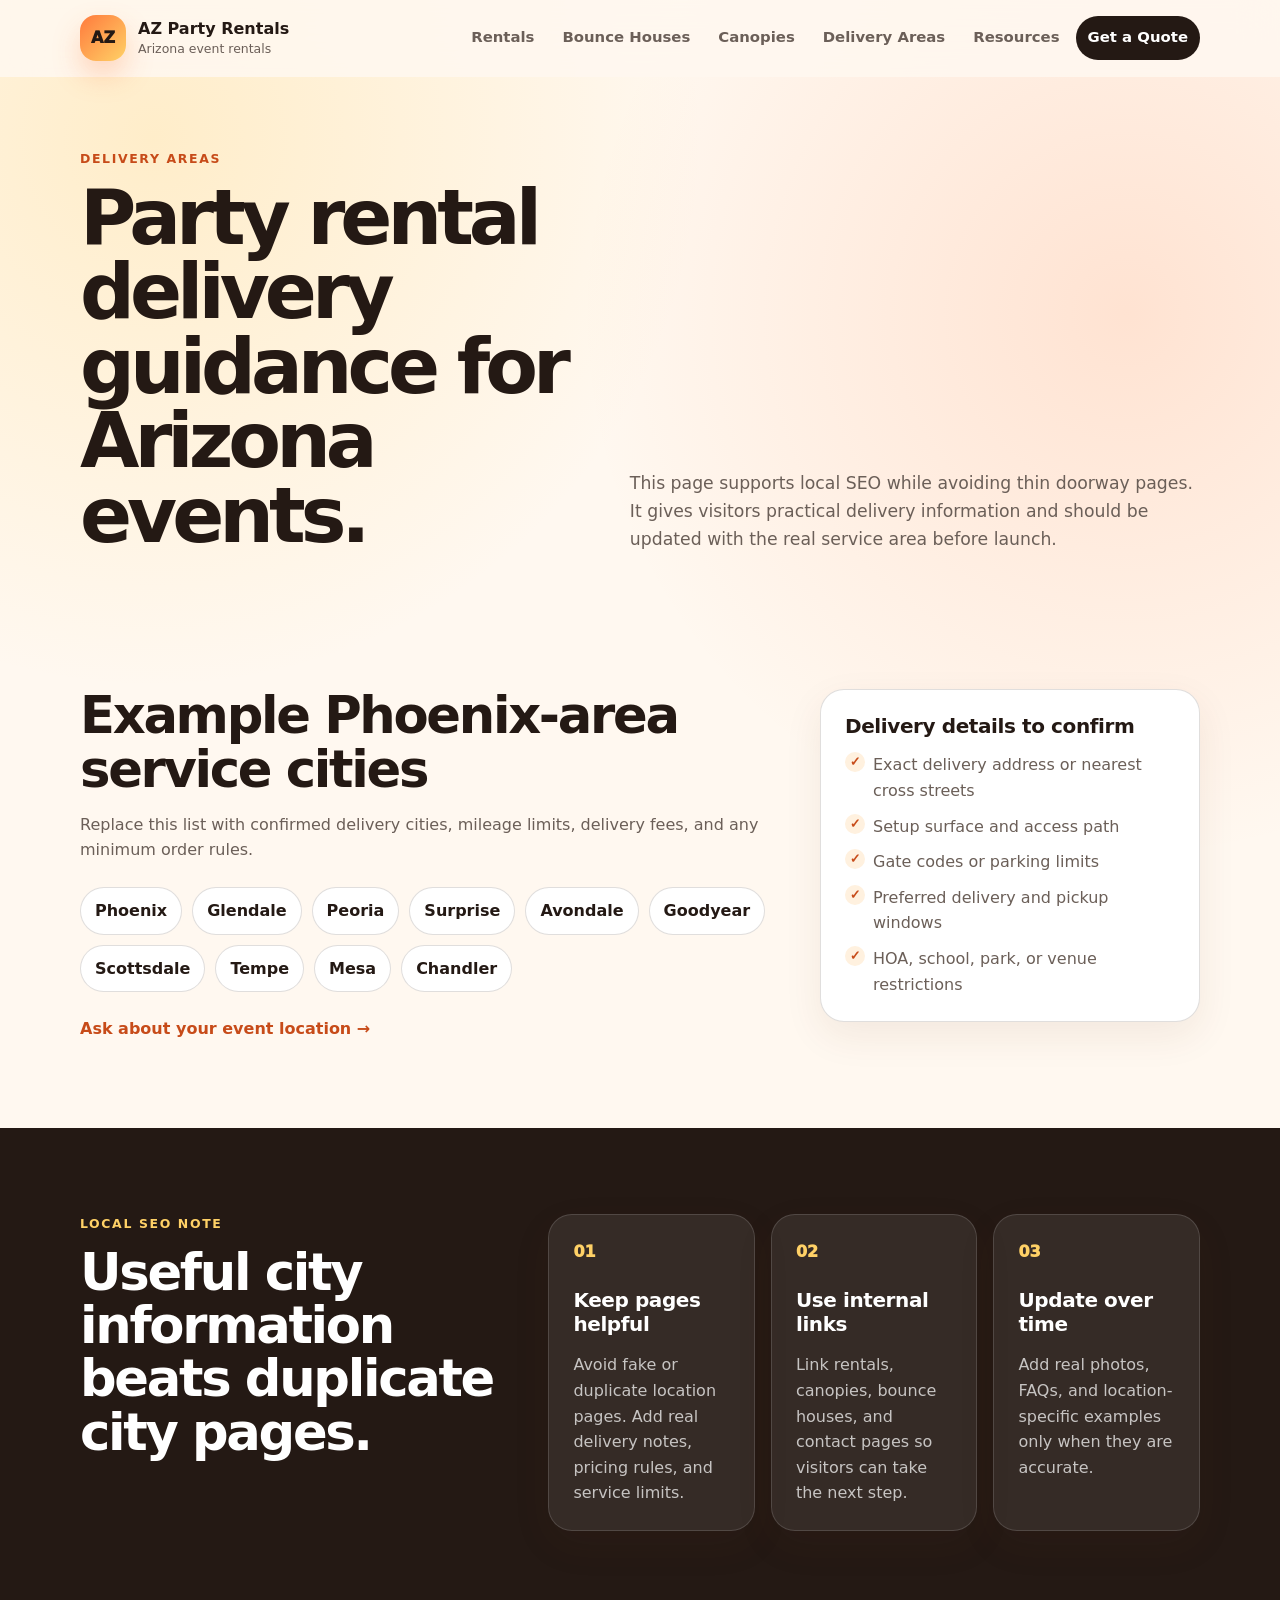
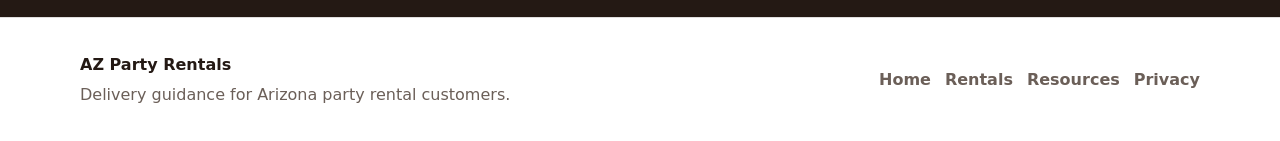
<file: delivery.html>
<!DOCTYPE html>
<html lang="en">
<head>
  <meta charset="UTF-8" />
  <meta name="viewport" content="width=device-width, initial-scale=1.0" />
  <meta name="description" content="Arizona party rental delivery area information for Phoenix, Glendale, Peoria, Surprise, Avondale, Scottsdale, and nearby communities. Confirm real service cities before publishing." />
  <title>Party Rental Delivery Areas | AZ Party Rentals</title>
  <link rel="stylesheet" href="assets/css/styles.css" />
</head>
<body>
  <a class="skip-link" href="#main">Skip to content</a>
  <header class="site-header" data-header><nav class="nav shell" aria-label="Main navigation"><a class="brand" href="index.html"><span class="brand-mark">AZ</span><span><strong>AZ Party Rentals</strong><small>Arizona event rentals</small></span></a><button class="nav-toggle" type="button" aria-label="Open navigation menu" aria-expanded="false" data-nav-toggle><span></span><span></span><span></span></button><div class="nav-links" data-nav-menu><a href="rentals.html">Rentals</a><a href="bounce-houses.html">Bounce Houses</a><a href="canopies.html">Canopies</a><a href="delivery.html">Delivery Areas</a><a href="blog.html">Resources</a><a class="nav-cta" href="contact.html">Get a Quote</a></div></nav></header>
  <main id="main">
    <section class="page-hero"><div class="shell"><div class="reveal"><p class="eyebrow">Delivery areas</p><h1>Party rental delivery guidance for Arizona events.</h1></div><p class="reveal">This page supports local SEO while avoiding thin doorway pages. It gives visitors practical delivery information and should be updated with the real service area before launch.</p></div></section>
    <section class="section shell split-section"><div class="reveal"><h2>Example Phoenix-area service cities</h2><p>Replace this list with confirmed delivery cities, mileage limits, delivery fees, and any minimum order rules.</p><div class="tag-row"><span>Phoenix</span><span>Glendale</span><span>Peoria</span><span>Surprise</span><span>Avondale</span><span>Goodyear</span><span>Scottsdale</span><span>Tempe</span><span>Mesa</span><span>Chandler</span></div><a class="text-link" href="contact.html">Ask about your event location</a></div><aside class="note-card reveal"><h3>Delivery details to confirm</h3><ul class="check-list"><li>Exact delivery address or nearest cross streets</li><li>Setup surface and access path</li><li>Gate codes or parking limits</li><li>Preferred delivery and pickup windows</li><li>HOA, school, park, or venue restrictions</li></ul></aside></section>
    <section class="section dark-band"><div class="shell process-grid"><div class="section-heading reveal"><p class="eyebrow">Local SEO note</p><h2>Useful city information beats duplicate city pages.</h2></div><div class="steps"><article class="step reveal"><span>01</span><h3>Keep pages helpful</h3><p>Avoid fake or duplicate location pages. Add real delivery notes, pricing rules, and service limits.</p></article><article class="step reveal"><span>02</span><h3>Use internal links</h3><p>Link rentals, canopies, bounce houses, and contact pages so visitors can take the next step.</p></article><article class="step reveal"><span>03</span><h3>Update over time</h3><p>Add real photos, FAQs, and location-specific examples only when they are accurate.</p></article></div></div></section>
  </main>
  <footer class="site-footer"><div class="shell footer-grid"><div><strong>AZ Party Rentals</strong><p>Delivery guidance for Arizona party rental customers.</p></div><div class="footer-links"><a href="index.html">Home</a><a href="rentals.html">Rentals</a><a href="blog.html">Resources</a><a href="privacy.html">Privacy</a></div></div></footer>
  <script src="assets/js/main.js" defer></script>
</body>
</html>
</file>
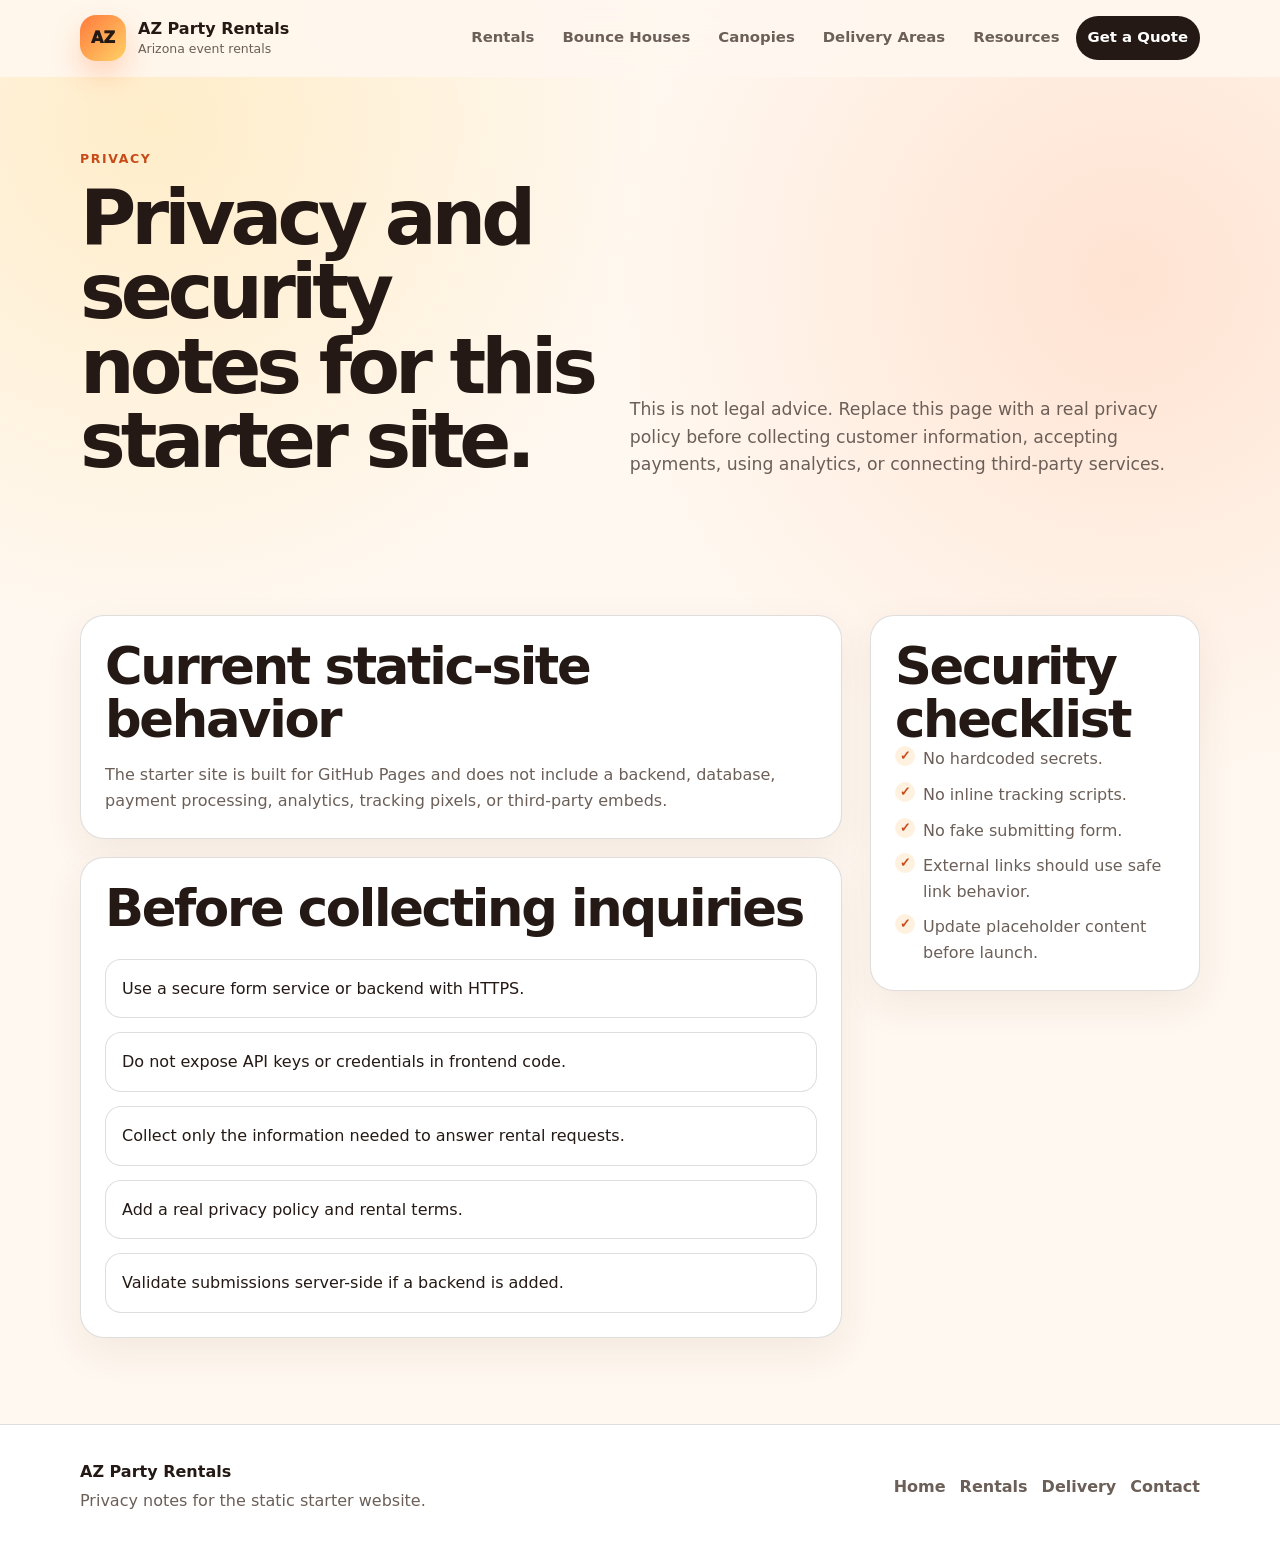
<file: privacy.html>
<!DOCTYPE html>
<html lang="en">
<head>
  <meta charset="UTF-8" />
  <meta name="viewport" content="width=device-width, initial-scale=1.0" />
  <meta name="description" content="Privacy and security notes for the AZ Party Rentals static website, including placeholder guidance before collecting real customer inquiries." />
  <title>Privacy and Security Notes | AZ Party Rentals</title>
  <link rel="stylesheet" href="assets/css/styles.css" />
</head>
<body>
  <a class="skip-link" href="#main">Skip to content</a>
  <header class="site-header" data-header><nav class="nav shell" aria-label="Main navigation"><a class="brand" href="index.html"><span class="brand-mark">AZ</span><span><strong>AZ Party Rentals</strong><small>Arizona event rentals</small></span></a><button class="nav-toggle" type="button" aria-label="Open navigation menu" aria-expanded="false" data-nav-toggle><span></span><span></span><span></span></button><div class="nav-links" data-nav-menu><a href="rentals.html">Rentals</a><a href="bounce-houses.html">Bounce Houses</a><a href="canopies.html">Canopies</a><a href="delivery.html">Delivery Areas</a><a href="blog.html">Resources</a><a class="nav-cta" href="contact.html">Get a Quote</a></div></nav></header>
  <main id="main">
    <section class="page-hero"><div class="shell"><div class="reveal"><p class="eyebrow">Privacy</p><h1>Privacy and security notes for this starter site.</h1></div><p class="reveal">This is not legal advice. Replace this page with a real privacy policy before collecting customer information, accepting payments, using analytics, or connecting third-party services.</p></div></section>
    <section class="section shell content-grid"><div><div class="info-card reveal"><h2>Current static-site behavior</h2><p>The starter site is built for GitHub Pages and does not include a backend, database, payment processing, analytics, tracking pixels, or third-party embeds.</p></div><div class="info-card reveal"><h2>Before collecting inquiries</h2><ul class="feature-list"><li>Use a secure form service or backend with HTTPS.</li><li>Do not expose API keys or credentials in frontend code.</li><li>Collect only the information needed to answer rental requests.</li><li>Add a real privacy policy and rental terms.</li><li>Validate submissions server-side if a backend is added.</li></ul></div></div><aside class="note-card reveal"><h2>Security checklist</h2><ul class="check-list"><li>No hardcoded secrets.</li><li>No inline tracking scripts.</li><li>No fake submitting form.</li><li>External links should use safe link behavior.</li><li>Update placeholder content before launch.</li></ul></aside></section>
  </main>
  <footer class="site-footer"><div class="shell footer-grid"><div><strong>AZ Party Rentals</strong><p>Privacy notes for the static starter website.</p></div><div class="footer-links"><a href="index.html">Home</a><a href="rentals.html">Rentals</a><a href="delivery.html">Delivery</a><a href="contact.html">Contact</a></div></div></footer>
  <script src="assets/js/main.js" defer></script>
</body>
</html>
</file>
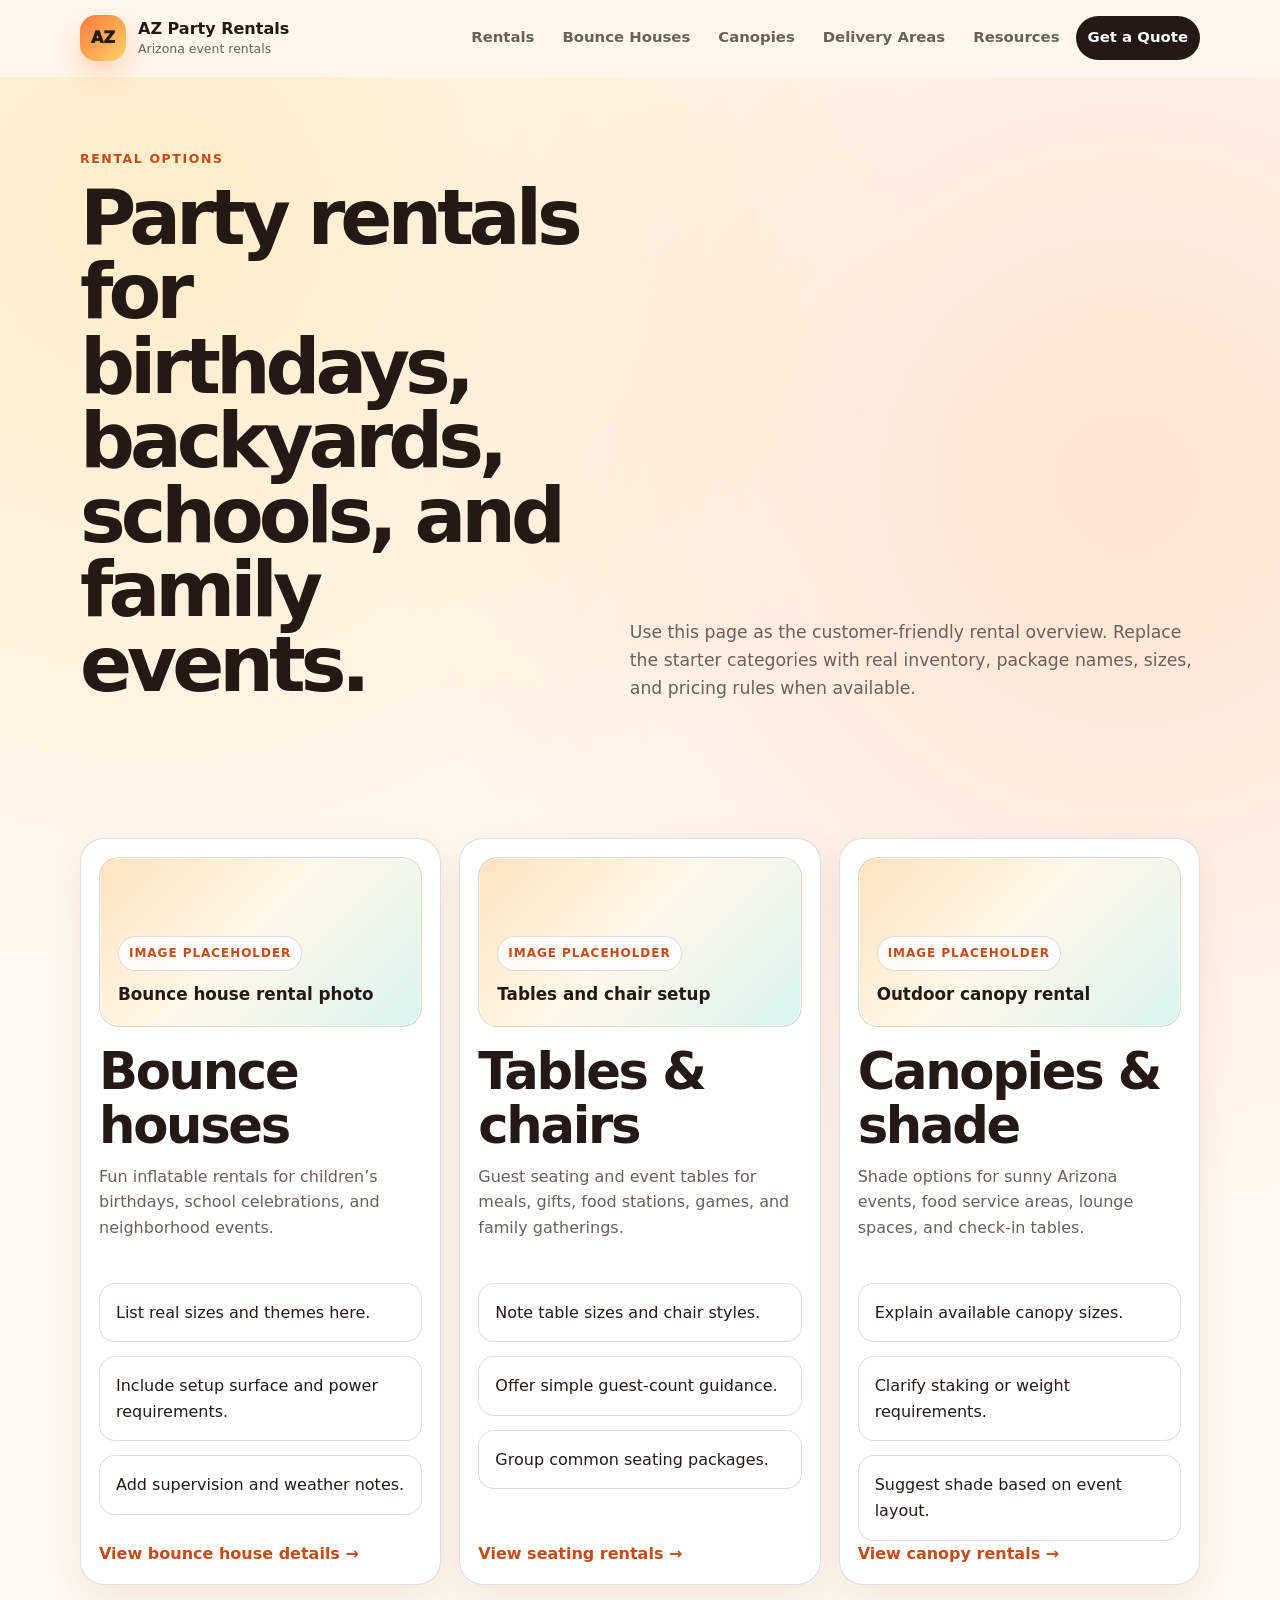
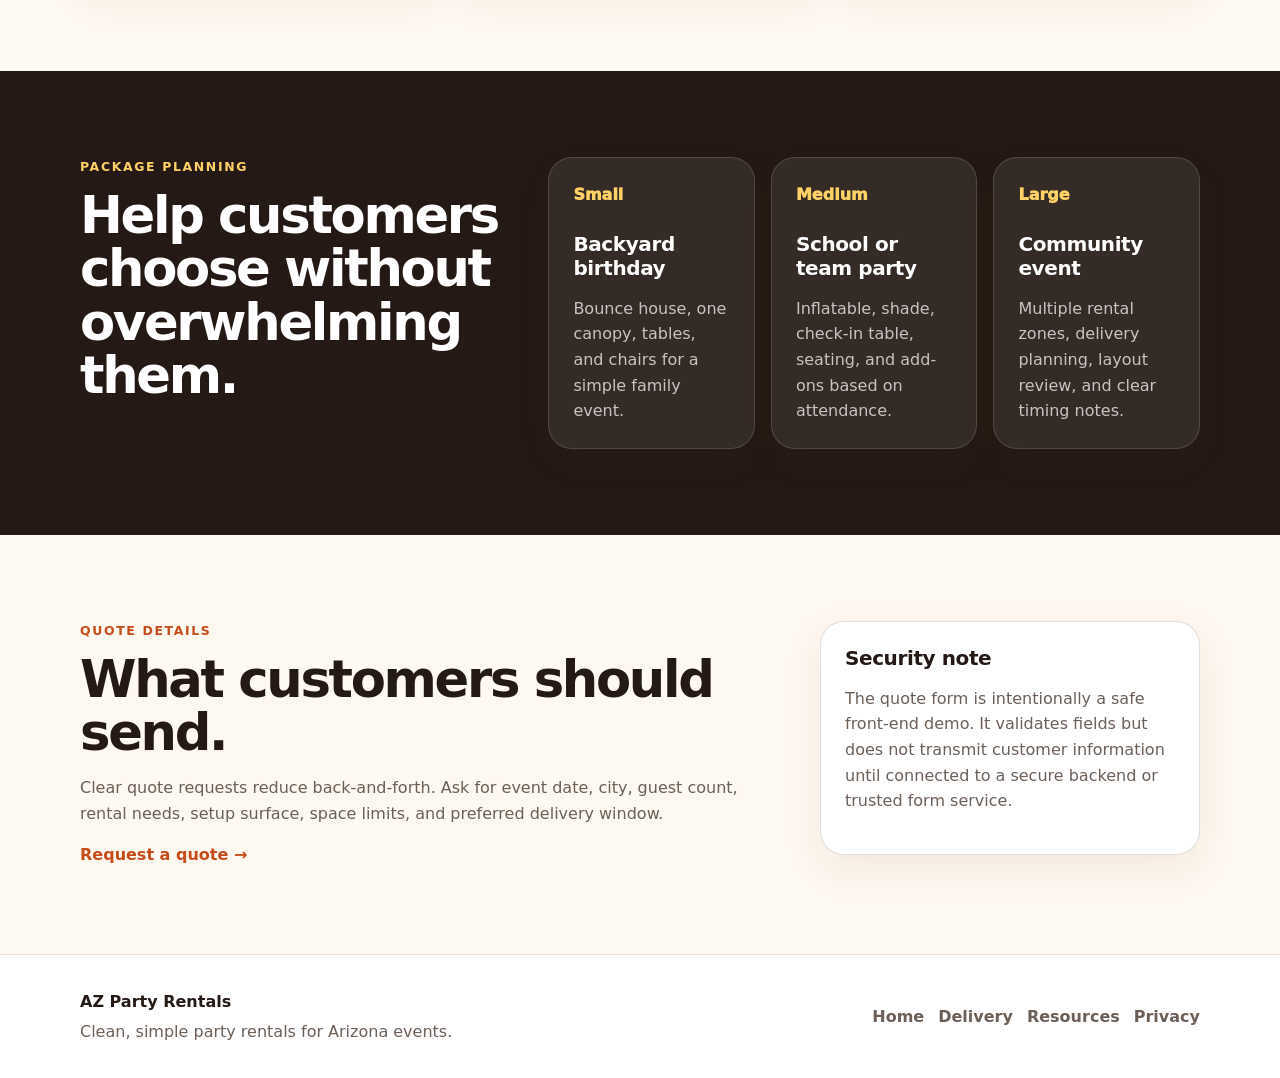
<file: rentals.html>
<!DOCTYPE html>
<html lang="en">
<head>
  <meta charset="UTF-8" />
  <meta name="viewport" content="width=device-width, initial-scale=1.0" />
  <meta name="description" content="Browse Arizona party rental options including bounce houses, tables, chairs, canopies, shade, games, and event add-ons for local parties and celebrations." />
  <title>Party Rental Options | AZ Party Rentals</title>
  <link rel="stylesheet" href="assets/css/styles.css" />
</head>
<body>
  <a class="skip-link" href="#main">Skip to content</a>
  <header class="site-header" data-header><nav class="nav shell" aria-label="Main navigation"><a class="brand" href="index.html"><span class="brand-mark">AZ</span><span><strong>AZ Party Rentals</strong><small>Arizona event rentals</small></span></a><button class="nav-toggle" type="button" aria-label="Open navigation menu" aria-expanded="false" data-nav-toggle><span></span><span></span><span></span></button><div class="nav-links" data-nav-menu><a href="rentals.html">Rentals</a><a href="bounce-houses.html">Bounce Houses</a><a href="canopies.html">Canopies</a><a href="delivery.html">Delivery Areas</a><a href="blog.html">Resources</a><a class="nav-cta" href="contact.html">Get a Quote</a></div></nav></header>
  <main id="main">
    <section class="page-hero"><div class="shell"><div class="reveal"><p class="eyebrow">Rental options</p><h1>Party rentals for birthdays, backyards, schools, and family events.</h1></div><p class="reveal">Use this page as the customer-friendly rental overview. Replace the starter categories with real inventory, package names, sizes, and pricing rules when available.</p></div></section>
    <section class="section shell">
      <div class="card-grid three">
        <article class="service-card reveal"><div class="image-placeholder card-image"><span>Image placeholder</span><strong>Bounce house rental photo</strong></div><h2>Bounce houses</h2><p>Fun inflatable rentals for children’s birthdays, school celebrations, and neighborhood events.</p><ul class="feature-list"><li>List real sizes and themes here.</li><li>Include setup surface and power requirements.</li><li>Add supervision and weather notes.</li></ul><a href="bounce-houses.html">View bounce house details</a></article>
        <article class="service-card reveal"><div class="image-placeholder card-image"><span>Image placeholder</span><strong>Tables and chair setup</strong></div><h2>Tables & chairs</h2><p>Guest seating and event tables for meals, gifts, food stations, games, and family gatherings.</p><ul class="feature-list"><li>Note table sizes and chair styles.</li><li>Offer simple guest-count guidance.</li><li>Group common seating packages.</li></ul><a href="tables-chairs.html">View seating rentals</a></article>
        <article class="service-card reveal"><div class="image-placeholder card-image"><span>Image placeholder</span><strong>Outdoor canopy rental</strong></div><h2>Canopies & shade</h2><p>Shade options for sunny Arizona events, food service areas, lounge spaces, and check-in tables.</p><ul class="feature-list"><li>Explain available canopy sizes.</li><li>Clarify staking or weight requirements.</li><li>Suggest shade based on event layout.</li></ul><a href="canopies.html">View canopy rentals</a></article>
      </div>
    </section>
    <section class="section dark-band"><div class="shell process-grid"><div class="section-heading reveal"><p class="eyebrow">Package planning</p><h2>Help customers choose without overwhelming them.</h2></div><div class="steps"><article class="step reveal"><span>Small</span><h3>Backyard birthday</h3><p>Bounce house, one canopy, tables, and chairs for a simple family event.</p></article><article class="step reveal"><span>Medium</span><h3>School or team party</h3><p>Inflatable, shade, check-in table, seating, and add-ons based on attendance.</p></article><article class="step reveal"><span>Large</span><h3>Community event</h3><p>Multiple rental zones, delivery planning, layout review, and clear timing notes.</p></article></div></div></section>
    <section class="section shell split-section"><div class="reveal"><p class="eyebrow">Quote details</p><h2>What customers should send.</h2><p>Clear quote requests reduce back-and-forth. Ask for event date, city, guest count, rental needs, setup surface, space limits, and preferred delivery window.</p><a class="text-link" href="contact.html">Request a quote</a></div><aside class="note-card reveal"><h3>Security note</h3><p>The quote form is intentionally a safe front-end demo. It validates fields but does not transmit customer information until connected to a secure backend or trusted form service.</p></aside></section>
  </main>
  <footer class="site-footer"><div class="shell footer-grid"><div><strong>AZ Party Rentals</strong><p>Clean, simple party rentals for Arizona events.</p></div><div class="footer-links"><a href="index.html">Home</a><a href="delivery.html">Delivery</a><a href="blog.html">Resources</a><a href="privacy.html">Privacy</a></div></div></footer>
  <script src="assets/js/main.js" defer></script>
</body>
</html>
</file>
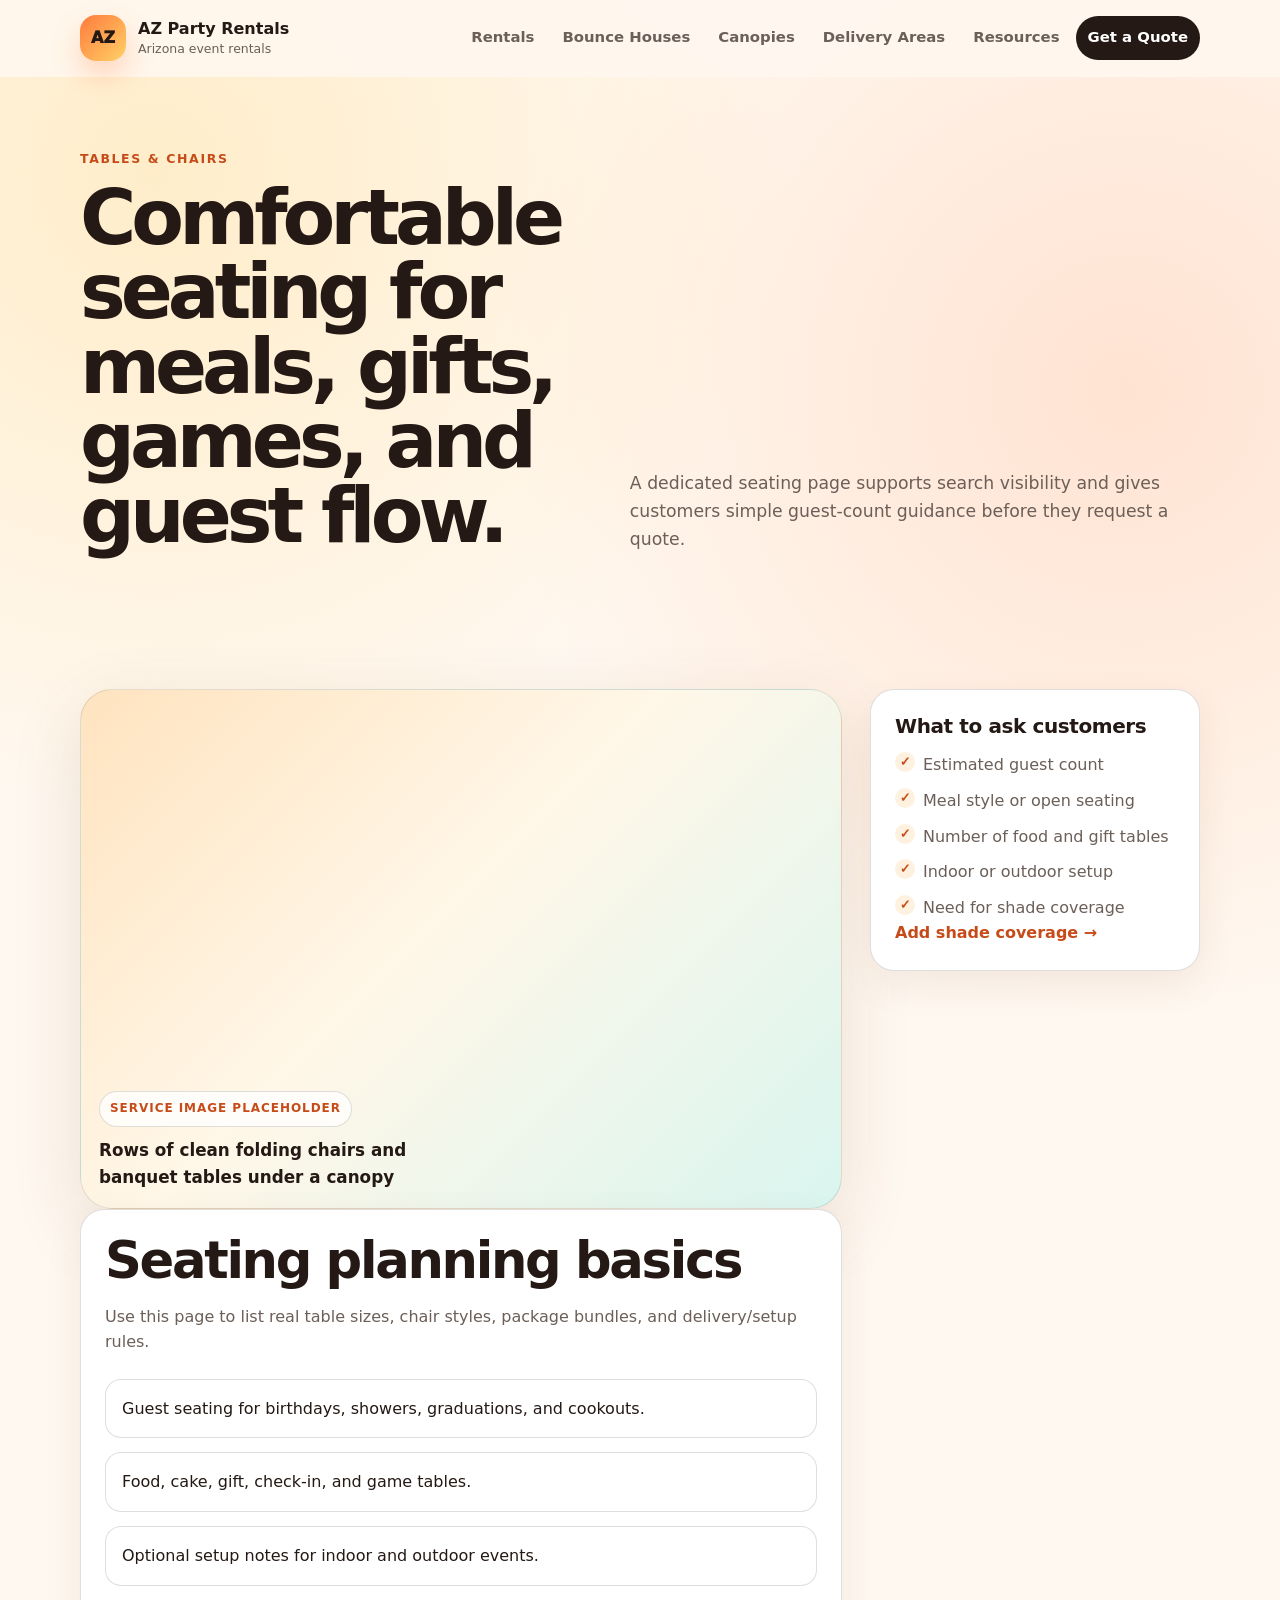
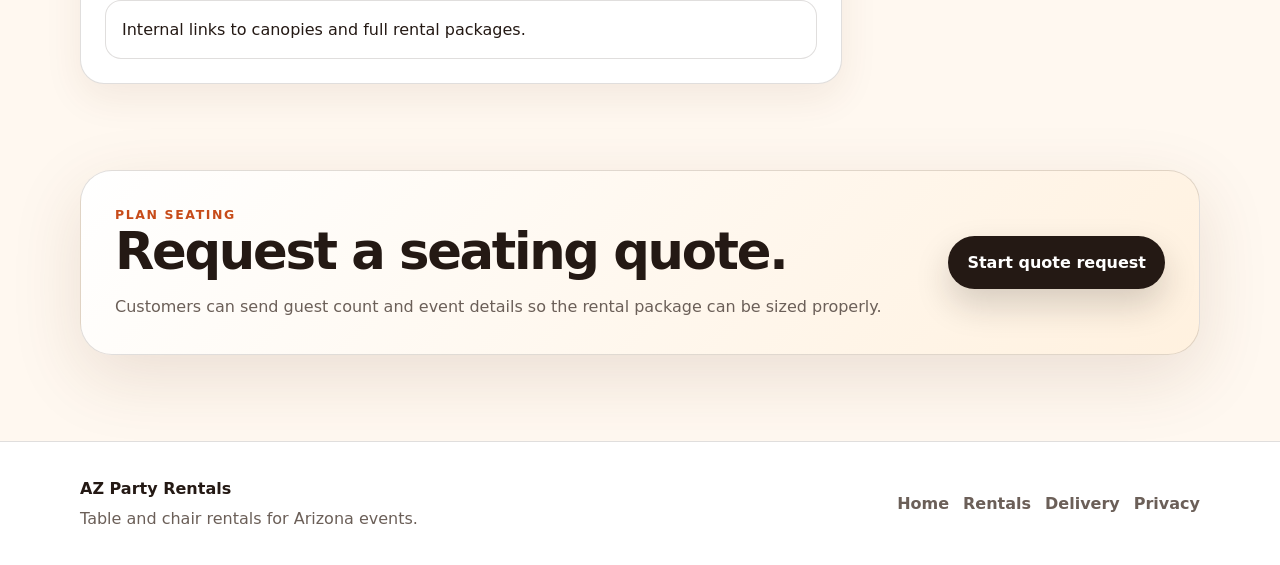
<file: tables-chairs.html>
<!DOCTYPE html>
<html lang="en">
<head>
  <meta charset="UTF-8" />
  <meta name="viewport" content="width=device-width, initial-scale=1.0" />
  <meta name="description" content="Table and chair rentals for Arizona backyard parties, birthdays, showers, school events, and family celebrations with guest-count planning guidance." />
  <title>Table and Chair Rentals in Arizona | AZ Party Rentals</title>
  <link rel="stylesheet" href="assets/css/styles.css" />
</head>
<body>
  <a class="skip-link" href="#main">Skip to content</a>
  <header class="site-header" data-header><nav class="nav shell" aria-label="Main navigation"><a class="brand" href="index.html"><span class="brand-mark">AZ</span><span><strong>AZ Party Rentals</strong><small>Arizona event rentals</small></span></a><button class="nav-toggle" type="button" aria-label="Open navigation menu" aria-expanded="false" data-nav-toggle><span></span><span></span><span></span></button><div class="nav-links" data-nav-menu><a href="rentals.html">Rentals</a><a href="bounce-houses.html">Bounce Houses</a><a href="canopies.html">Canopies</a><a href="delivery.html">Delivery Areas</a><a href="blog.html">Resources</a><a class="nav-cta" href="contact.html">Get a Quote</a></div></nav></header>
  <main id="main">
    <section class="page-hero"><div class="shell"><div class="reveal"><p class="eyebrow">Tables & chairs</p><h1>Comfortable seating for meals, gifts, games, and guest flow.</h1></div><p class="reveal">A dedicated seating page supports search visibility and gives customers simple guest-count guidance before they request a quote.</p></div></section>
    <section class="section shell content-grid"><div><div class="image-placeholder hero-image reveal"><span>Service image placeholder</span><strong>Rows of clean folding chairs and banquet tables under a canopy</strong></div><div class="info-card reveal"><h2>Seating planning basics</h2><p>Use this page to list real table sizes, chair styles, package bundles, and delivery/setup rules.</p><ul class="feature-list"><li>Guest seating for birthdays, showers, graduations, and cookouts.</li><li>Food, cake, gift, check-in, and game tables.</li><li>Optional setup notes for indoor and outdoor events.</li><li>Internal links to canopies and full rental packages.</li></ul></div></div><aside class="note-card reveal"><h3>What to ask customers</h3><ul class="check-list"><li>Estimated guest count</li><li>Meal style or open seating</li><li>Number of food and gift tables</li><li>Indoor or outdoor setup</li><li>Need for shade coverage</li></ul><a class="text-link" href="canopies.html">Add shade coverage</a></aside></section>
    <section class="section cta-section"><div class="shell cta-card reveal"><div><p class="eyebrow">Plan seating</p><h2>Request a seating quote.</h2><p>Customers can send guest count and event details so the rental package can be sized properly.</p></div><a class="btn btn-primary" href="contact.html">Start quote request</a></div></section>
  </main>
  <footer class="site-footer"><div class="shell footer-grid"><div><strong>AZ Party Rentals</strong><p>Table and chair rentals for Arizona events.</p></div><div class="footer-links"><a href="index.html">Home</a><a href="rentals.html">Rentals</a><a href="delivery.html">Delivery</a><a href="privacy.html">Privacy</a></div></div></footer>
  <script src="assets/js/main.js" defer></script>
</body>
</html>
</file>
<file: assets/css/styles.css>
:root {
  --bg: #fff8f0;
  --panel: #ffffff;
  --panel-warm: #fff1df;
  --ink: #241914;
  --muted: #6b5f58;
  --soft: #8c8179;
  --line: rgba(36, 25, 20, 0.14);
  --orange: #ff7a3d;
  --orange-dark: #c74b19;
  --yellow: #ffd166;
  --teal: #1f9d8a;
  --blue: #3a86ff;
  --shadow: 0 22px 70px rgba(99, 55, 22, 0.13);
  --shadow-soft: 0 14px 38px rgba(99, 55, 22, 0.08);
  --radius-xl: 32px;
  --radius-lg: 24px;
  --radius-md: 16px;
  --shell: min(1120px, calc(100% - 32px));
}

* { box-sizing: border-box; }
html { scroll-behavior: smooth; }
body {
  margin: 0;
  font-family: Inter, ui-sans-serif, system-ui, -apple-system, BlinkMacSystemFont, "Segoe UI", sans-serif;
  color: var(--ink);
  background:
    radial-gradient(circle at 12% 8%, rgba(255, 209, 102, 0.28), transparent 28%),
    radial-gradient(circle at 88% 18%, rgba(255, 122, 61, 0.17), transparent 30%),
    var(--bg);
  line-height: 1.6;
}
a { color: inherit; text-decoration: none; }
button, input, textarea, select { font: inherit; }
img, svg { max-width: 100%; display: block; }
.shell { width: var(--shell); margin-inline: auto; }
.section { padding: 86px 0; }
.skip-link {
  position: fixed;
  top: 14px;
  left: 14px;
  z-index: 1000;
  transform: translateY(-150%);
  background: var(--ink);
  color: white;
  padding: 10px 14px;
  border-radius: 999px;
  font-weight: 800;
}
.skip-link:focus { transform: translateY(0); }

.site-header {
  position: sticky;
  top: 0;
  z-index: 50;
  background: rgba(255, 248, 240, 0.88);
  backdrop-filter: blur(18px);
  border-bottom: 1px solid transparent;
  transition: border-color 180ms ease, box-shadow 180ms ease;
}
.site-header.is-scrolled { border-bottom-color: var(--line); box-shadow: 0 10px 28px rgba(36, 25, 20, 0.07); }
.nav { min-height: 76px; display: flex; align-items: center; justify-content: space-between; gap: 20px; }
.brand { display: inline-flex; align-items: center; gap: 12px; min-width: 0; }
.brand-mark {
  width: 46px;
  height: 46px;
  display: grid;
  place-items: center;
  border-radius: 16px;
  background: linear-gradient(135deg, var(--orange), var(--yellow));
  color: var(--ink);
  font-weight: 950;
  box-shadow: 0 14px 28px rgba(255, 122, 61, 0.28);
}
.brand strong, .brand small { display: block; line-height: 1.1; }
.brand small { color: var(--muted); font-size: 0.78rem; margin-top: 4px; }
.nav-links { display: flex; align-items: center; gap: 4px; }
.nav-links a { padding: 10px 12px; border-radius: 999px; color: var(--muted); font-weight: 800; font-size: 0.93rem; }
.nav-links a:hover, .nav-links a:focus-visible { background: var(--panel-warm); color: var(--ink); outline: none; }
.nav-links .nav-cta { background: var(--ink); color: white; }
.nav-links .nav-cta:hover, .nav-links .nav-cta:focus-visible { background: var(--orange-dark); color: white; }
.nav-toggle { display: none; width: 46px; height: 46px; border: 1px solid var(--line); background: var(--panel); border-radius: 14px; padding: 10px; }
.nav-toggle span { display: block; height: 2px; background: var(--ink); border-radius: 999px; margin: 5px 0; }

.eyebrow { margin: 0 0 12px; color: var(--orange-dark); font-weight: 900; font-size: 0.78rem; letter-spacing: 0.13em; text-transform: uppercase; }
h1, h2, h3, p { overflow-wrap: anywhere; }
h1 { margin: 0; max-width: 760px; font-size: clamp(2.55rem, 6vw, 4.9rem); line-height: 0.97; letter-spacing: -0.065em; }
h2 { margin: 0; font-size: clamp(2rem, 4vw, 3.25rem); line-height: 1.04; letter-spacing: -0.045em; }
h3 { margin: 0; font-size: 1.25rem; line-height: 1.2; letter-spacing: -0.02em; }
p { color: var(--muted); }

.hero { padding: 72px 0 90px; min-height: calc(100vh - 76px); display: grid; align-items: center; }
.hero-grid { display: grid; grid-template-columns: minmax(0, 1.05fr) minmax(330px, 0.82fr); gap: 48px; align-items: center; }
.hero-text { margin: 24px 0 0; max-width: 650px; font-size: clamp(1.06rem, 2vw, 1.24rem); }
.hero-actions { margin-top: 32px; display: flex; flex-wrap: wrap; gap: 12px; }
.btn { display: inline-flex; align-items: center; justify-content: center; min-height: 48px; padding: 13px 18px; border-radius: 999px; border: 1px solid transparent; font-weight: 900; cursor: pointer; transition: transform 170ms ease, background 170ms ease, box-shadow 170ms ease; }
.btn:hover, .btn:focus-visible { transform: translateY(-2px); outline: none; }
.btn-primary { background: var(--ink); color: white; box-shadow: 0 16px 34px rgba(36, 25, 20, 0.18); }
.btn-primary:hover, .btn-primary:focus-visible { background: var(--orange-dark); }
.btn-secondary { background: var(--panel); color: var(--ink); border-color: var(--line); }
.full { width: 100%; }
.trust-row { display: grid; grid-template-columns: repeat(3, minmax(0, 1fr)); gap: 12px; margin: 36px 0 0; max-width: 650px; }
.trust-row div { background: rgba(255, 255, 255, 0.76); border: 1px solid var(--line); border-radius: var(--radius-md); padding: 16px; }
.trust-row dt { font-weight: 950; }
.trust-row dd { margin: 3px 0 0; color: var(--muted); font-size: 0.92rem; }
.hero-panel { position: relative; }
.image-placeholder { border: 1px solid rgba(36, 25, 20, 0.12); border-radius: var(--radius-lg); background: linear-gradient(135deg, #ffe3bf, #fff7e8 46%, #d9f5ef); color: var(--ink); display: grid; align-content: end; min-height: 240px; padding: 18px; box-shadow: inset 0 0 0 1px rgba(255,255,255,0.55); }
.image-placeholder span { width: fit-content; background: rgba(255,255,255,0.78); border: 1px solid var(--line); border-radius: 999px; padding: 7px 10px; color: var(--orange-dark); font-size: 0.75rem; font-weight: 900; text-transform: uppercase; letter-spacing: 0.08em; }
.image-placeholder strong { display: block; margin-top: 10px; max-width: 360px; font-size: 1.05rem; }
.hero-image { min-height: 520px; border-radius: var(--radius-xl); box-shadow: var(--shadow); }
.floating-card { position: absolute; left: -22px; bottom: 28px; max-width: 285px; }
.mini-card, .note-card, .service-card, .article-card, .step, .quote-form, .info-card, .resource-card, details { background: var(--panel); border: 1px solid var(--line); border-radius: var(--radius-lg); box-shadow: var(--shadow-soft); }
.mini-card { padding: 18px; }
.mini-card p { margin: 6px 0 0; font-size: 0.93rem; }

.intro-grid { display: grid; grid-template-columns: 0.9fr 1fr; gap: 38px; align-items: end; border-bottom: 1px solid var(--line); }
.intro-grid > p { margin: 0; font-size: 1.06rem; }
.section-heading { max-width: 760px; margin-bottom: 34px; }
.section-heading p:last-child { margin-bottom: 0; }
.card-grid { display: grid; gap: 18px; }
.card-grid.four { grid-template-columns: repeat(4, minmax(0, 1fr)); }
.card-grid.three { grid-template-columns: repeat(3, minmax(0, 1fr)); }
.service-card { padding: 18px; min-height: 100%; display: flex; flex-direction: column; }
.card-image { min-height: 170px; margin-bottom: 18px; border-radius: 20px; }
.service-card p { margin: 12px 0 18px; }
.service-card a, .article-card a, .text-link { margin-top: auto; color: var(--orange-dark); font-weight: 900; }
.service-card a::after, .article-card a::after, .text-link::after { content: " →"; }
.dark-band { background: var(--ink); color: white; }
.dark-band p, .dark-band .section-heading p:last-child { color: rgba(255,255,255,0.72); }
.dark-band .eyebrow { color: #ffd166; }
.process-grid { display: grid; grid-template-columns: 0.8fr 1.2fr; gap: 34px; align-items: start; }
.steps { display: grid; grid-template-columns: repeat(3, minmax(0, 1fr)); gap: 16px; }
.step { padding: 24px; background: rgba(255,255,255,0.08); border-color: rgba(255,255,255,0.14); }
.step span { color: var(--yellow); font-weight: 950; }
.step h3 { margin-top: 24px; color: white; }
.step p { margin-bottom: 0; color: rgba(255,255,255,0.72); }
.split-section { display: grid; grid-template-columns: 1fr 380px; gap: 34px; align-items: start; }
.tag-row { display: flex; flex-wrap: wrap; gap: 10px; margin: 24px 0; }
.tag-row span { background: var(--panel); border: 1px solid var(--line); border-radius: 999px; padding: 10px 14px; font-weight: 900; }
.note-card { padding: 24px; }
.note-card h3 { margin-bottom: 14px; }
.check-list { list-style: none; padding: 0; margin: 0; display: grid; gap: 10px; }
.check-list li { position: relative; padding-left: 28px; color: var(--muted); }
.check-list li::before { content: "✓"; position: absolute; left: 0; top: 0; width: 20px; height: 20px; display: grid; place-items: center; border-radius: 50%; background: var(--panel-warm); color: var(--orange-dark); font-size: 0.8rem; font-weight: 950; }
.article-grid { display: grid; grid-template-columns: repeat(3, minmax(0, 1fr)); gap: 18px; }
.article-card, .resource-card { padding: 24px; display: flex; flex-direction: column; min-height: 100%; }
.article-card span, .resource-card span { width: fit-content; color: var(--orange-dark); background: var(--panel-warm); border-radius: 999px; padding: 6px 10px; font-size: 0.78rem; font-weight: 900; margin-bottom: 16px; }
.article-card p, .resource-card p { margin: 12px 0 18px; }
.cta-section { padding-top: 0; }
.cta-card { display: flex; align-items: center; justify-content: space-between; gap: 28px; padding: 34px; background: linear-gradient(135deg, var(--panel), var(--panel-warm)); border: 1px solid var(--line); border-radius: var(--radius-xl); box-shadow: var(--shadow); }
.cta-card p { margin-bottom: 0; }

.page-hero { padding: 72px 0 50px; }
.page-hero .shell { display: grid; grid-template-columns: 0.95fr 1.05fr; gap: 34px; align-items: end; }
.page-hero p:last-child { margin-bottom: 0; font-size: 1.08rem; }
.content-grid { display: grid; grid-template-columns: minmax(0, 1fr) 330px; gap: 28px; align-items: start; }
.info-card { padding: 24px; }
.info-card + .info-card { margin-top: 18px; }
.info-card p:last-child { margin-bottom: 0; }
.feature-list { display: grid; gap: 14px; padding: 0; margin: 24px 0 0; list-style: none; }
.feature-list li { padding: 16px; background: rgba(255, 255, 255, 0.68); border: 1px solid var(--line); border-radius: var(--radius-md); }
.faq-list { display: grid; gap: 12px; }
details { padding: 18px 20px; }
summary { cursor: pointer; font-weight: 900; }
details p { margin-bottom: 0; }

.quote-form { padding: 24px; }
.form-grid { display: grid; grid-template-columns: repeat(2, minmax(0, 1fr)); gap: 16px; }
.form-row { display: grid; gap: 7px; margin-bottom: 16px; }
.form-row.full-row { grid-column: 1 / -1; }
label { font-weight: 900; }
input, textarea, select { width: 100%; border: 1px solid var(--line); border-radius: 14px; background: #fffdfa; color: var(--ink); padding: 13px 14px; outline: none; }
textarea { min-height: 140px; resize: vertical; }
input:focus, textarea:focus, select:focus { border-color: var(--orange-dark); box-shadow: 0 0 0 4px rgba(255, 122, 61, 0.18); }
.error-message { min-height: 18px; color: #a43d2e; font-weight: 800; font-size: 0.86rem; }
.form-status { margin: 14px 0 0; font-weight: 900; color: var(--orange-dark); }
.privacy-note { font-size: 0.9rem; margin-top: 12px; }

.site-footer { padding: 34px 0; background: var(--panel); border-top: 1px solid var(--line); }
.footer-grid { display: flex; align-items: center; justify-content: space-between; gap: 24px; }
.footer-grid p { margin: 4px 0 0; }
.footer-links { display: flex; flex-wrap: wrap; gap: 14px; }
.footer-links a { color: var(--muted); font-weight: 900; }
.footer-links a:hover { color: var(--orange-dark); }

.reveal { opacity: 0; transform: translateY(18px); transition: opacity 520ms ease, transform 520ms ease; }
.reveal.is-visible { opacity: 1; transform: translateY(0); }
@media (prefers-reduced-motion: reduce) {
  *, *::before, *::after { scroll-behavior: auto !important; transition-duration: 0.001ms !important; animation-duration: 0.001ms !important; }
  .reveal { opacity: 1; transform: none; }
}
@media (max-width: 1040px) {
  .card-grid.four { grid-template-columns: repeat(2, minmax(0, 1fr)); }
  .process-grid, .page-hero .shell { grid-template-columns: 1fr; }
}
@media (max-width: 860px) {
  .section { padding: 64px 0; }
  .nav-toggle { display: block; }
  .nav-links { position: absolute; left: 16px; right: 16px; top: 84px; display: none; flex-direction: column; align-items: stretch; background: var(--panel); border: 1px solid var(--line); border-radius: 22px; padding: 10px; box-shadow: var(--shadow); }
  .nav-links.is-open { display: flex; }
  .nav-links a { padding: 13px 14px; }
  .hero { min-height: auto; padding-top: 54px; }
  .hero-grid, .intro-grid, .split-section, .content-grid { grid-template-columns: 1fr; }
  .hero-image { min-height: 370px; }
  .floating-card { position: static; margin-top: 14px; max-width: none; }
  .article-grid, .steps, .card-grid.three { grid-template-columns: 1fr; }
  .cta-card, .footer-grid { flex-direction: column; align-items: flex-start; }
}
@media (max-width: 620px) {
  :root { --shell: min(100% - 22px, 1120px); }
  .section { padding: 52px 0; }
  .hero { padding-bottom: 62px; }
  h1 { font-size: clamp(2.25rem, 12vw, 3.6rem); }
  h2 { font-size: clamp(1.85rem, 9vw, 2.55rem); }
  .hero-actions .btn, .cta-card .btn { width: 100%; }
  .trust-row, .card-grid.four, .form-grid { grid-template-columns: 1fr; }
  .page-hero { padding-top: 52px; }
}
</file>
